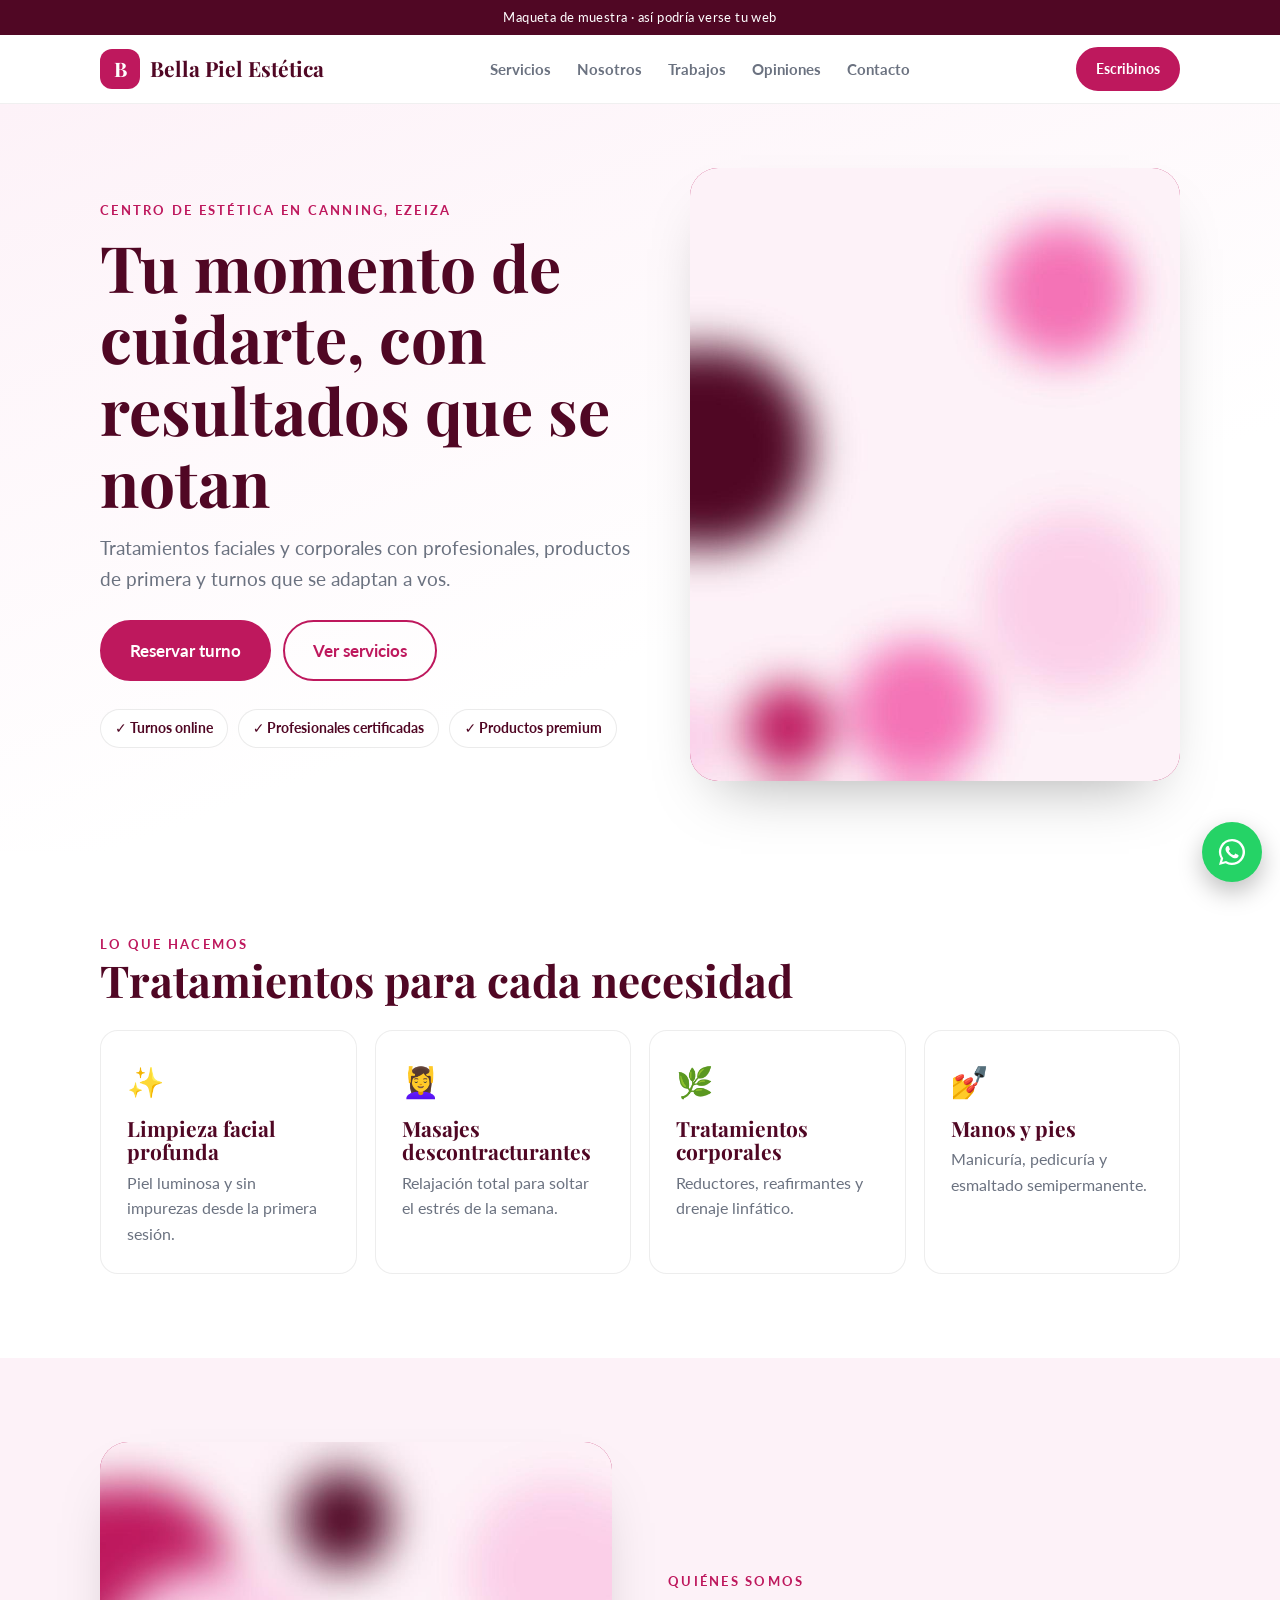
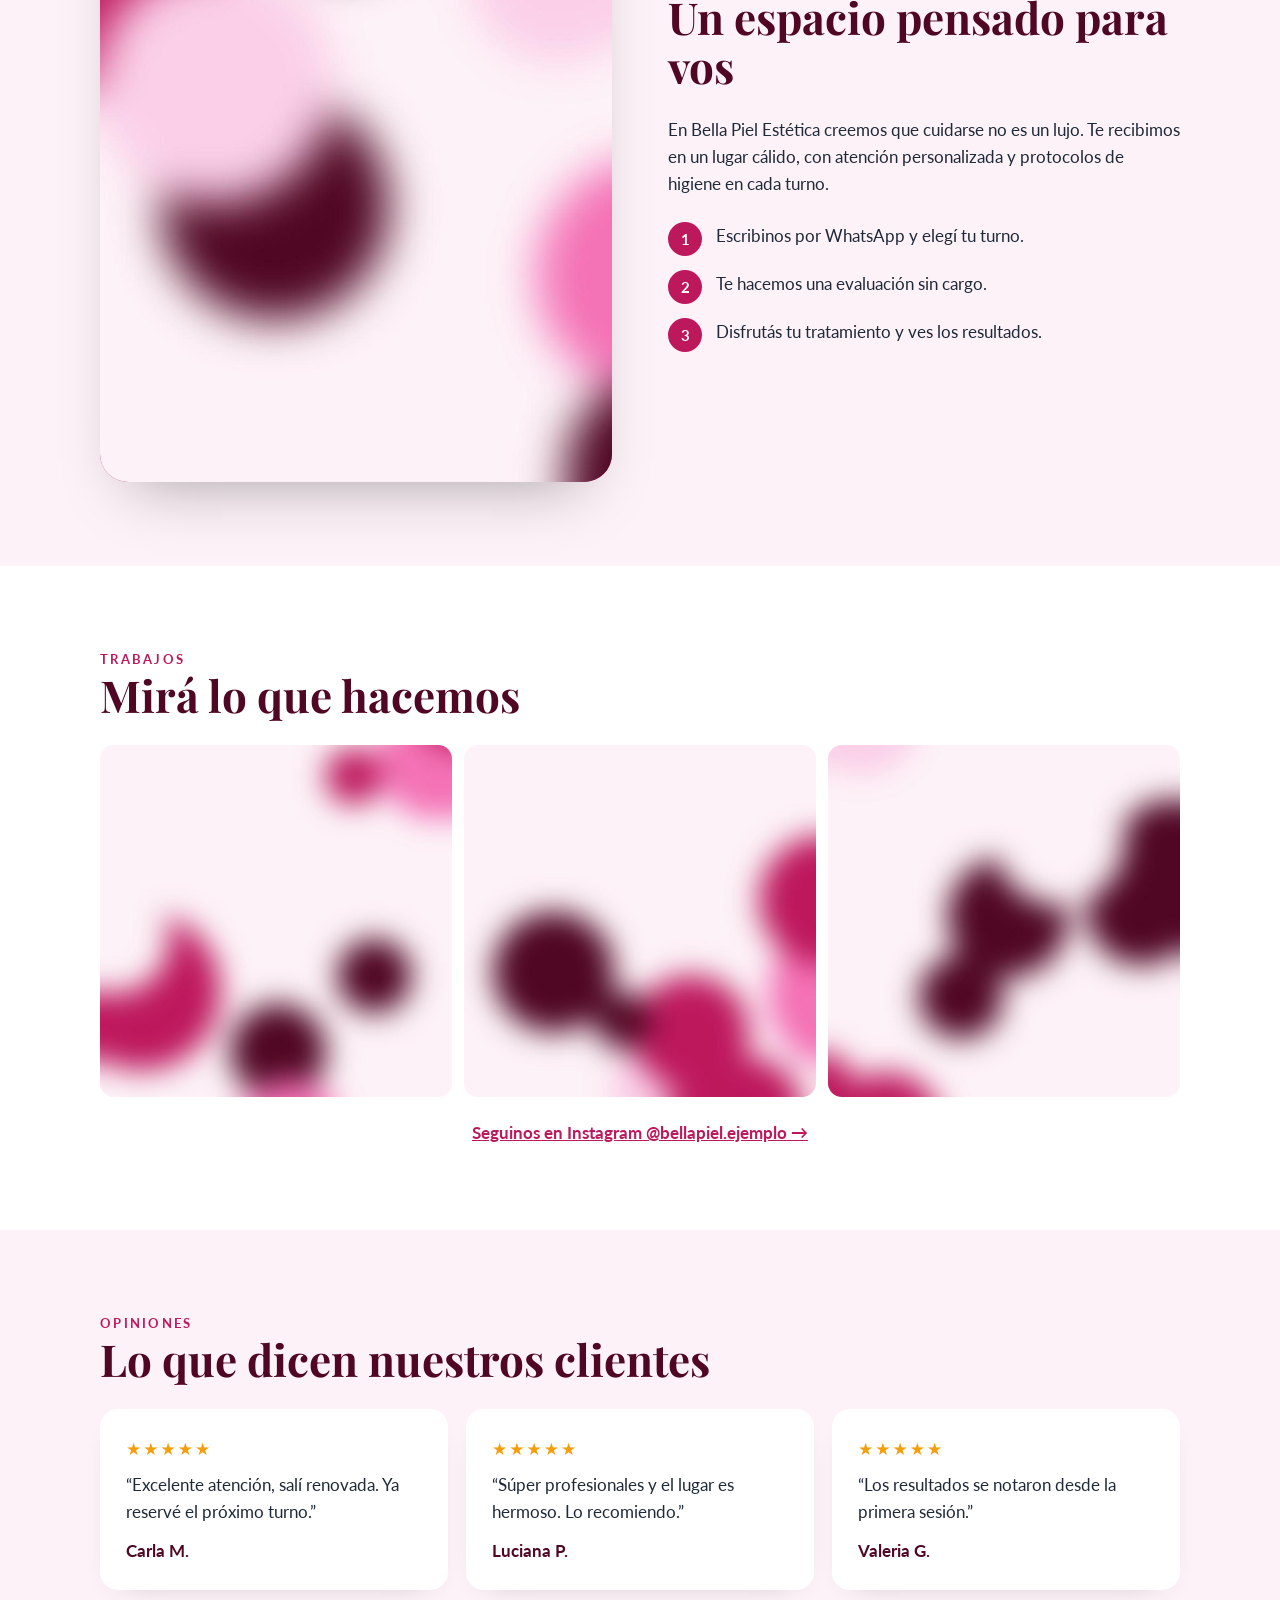
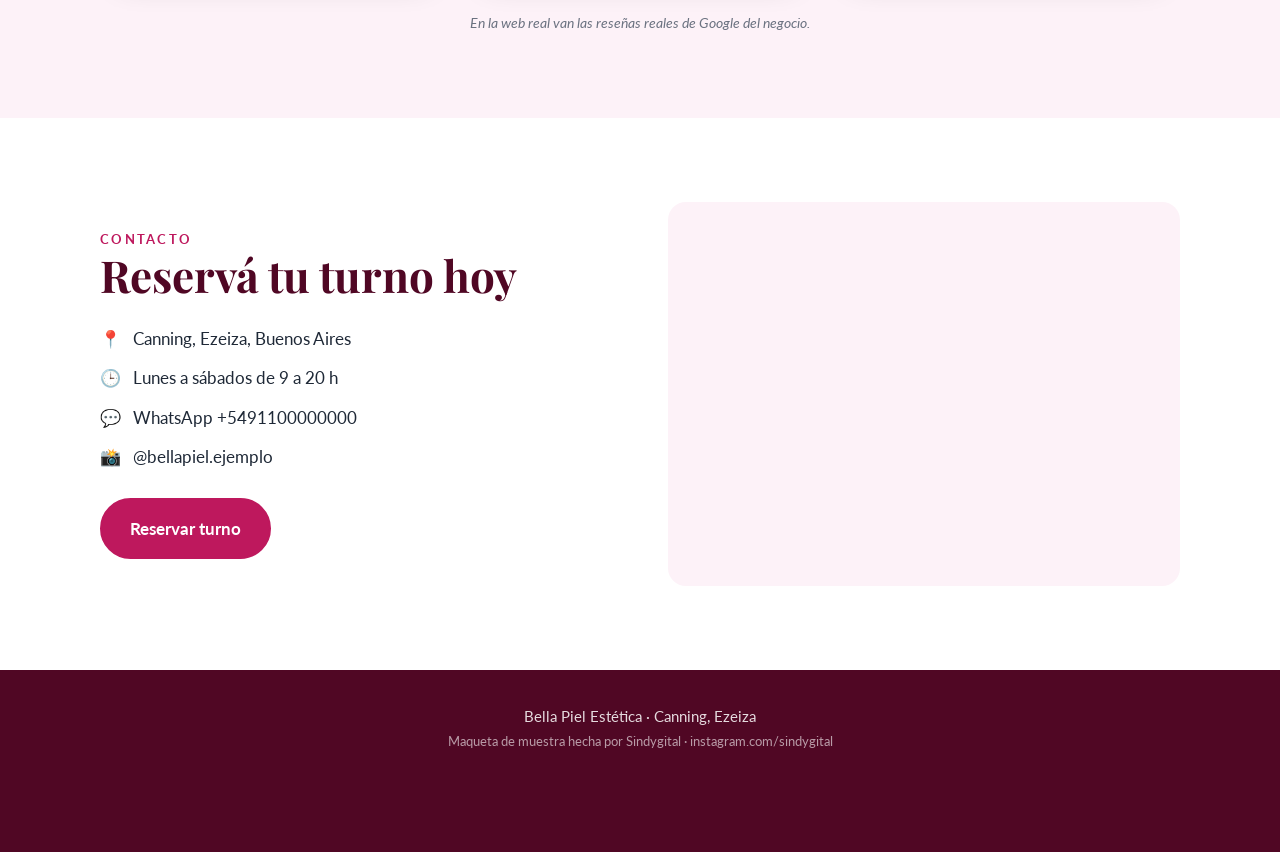
<file: ejemplo/index.html>
<!doctype html>
<html lang="es-AR">
<head>
<meta charset="utf-8">
<meta name="viewport" content="width=device-width, initial-scale=1">
<meta name="robots" content="noindex, nofollow">
<title>Maqueta</title>
<link rel="preconnect" href="https://fonts.googleapis.com">
<link rel="preconnect" href="https://fonts.gstatic.com" crossorigin>
<link id="fuentes" rel="stylesheet" href="">
<link rel="stylesheet" href="../plantilla/estilo.css">
</head>
<body>
<div class="aviso-maqueta">Maqueta de muestra · así podría verse tu web</div>

<header class="top">
  <div class="wrap top-in">
    <a href="#inicio" class="marca"><span class="logo-letra" id="logoLetra"></span><span id="marcaNombre"></span></a>
    <nav class="menu" id="menu">
      <a href="#servicios">Servicios</a><a href="#nosotros">Nosotros</a><a href="#galeria">Trabajos</a><a href="#opiniones">Opiniones</a><a href="#contacto">Contacto</a>
    </nav>
    <a class="btn btn-chico" id="ctaTop" target="_blank" rel="noopener">Escribinos</a>
  </div>
</header>

<main>
  <section class="hero" id="inicio">
    <div class="wrap hero-in">
      <div class="hero-txt">
        <p class="etiqueta" id="heroEtiqueta"></p>
        <h1 id="heroTitulo"></h1>
        <p class="bajada" id="heroBajada"></p>
        <div class="botones">
          <a class="btn" id="ctaHero" target="_blank" rel="noopener"></a>
          <a class="btn btn-borde" href="#servicios">Ver servicios</a>
        </div>
        <ul class="sellos" id="sellos"></ul>
      </div>
      <div class="hero-foto" id="heroFoto"></div>
    </div>
  </section>

  <section id="servicios" class="seccion">
    <div class="wrap">
      <p class="etiqueta">Lo que hacemos</p>
      <h2 id="serviciosTitulo"></h2>
      <div class="grilla-servicios" id="servicios-lista"></div>
    </div>
  </section>

  <section id="nosotros" class="seccion seccion-suave">
    <div class="wrap dos-col">
      <div class="nos-foto" id="nosFoto"></div>
      <div>
        <p class="etiqueta">Quiénes somos</p>
        <h2 id="nosTitulo"></h2>
        <p id="nosTexto"></p>
        <ul class="pasos" id="pasos"></ul>
      </div>
    </div>
  </section>

  <section id="galeria" class="seccion">
    <div class="wrap">
      <p class="etiqueta">Trabajos</p>
      <h2>Mirá lo que hacemos</h2>
      <div class="galeria" id="galeria-lista"></div>
      <p class="centro"><a class="link-ig" id="linkIg" target="_blank" rel="noopener"></a></p>
    </div>
  </section>

  <section id="opiniones" class="seccion seccion-suave">
    <div class="wrap">
      <p class="etiqueta">Opiniones</p>
      <h2>Lo que dicen nuestros clientes</h2>
      <div class="grilla-opiniones" id="opiniones-lista"></div>
      <p class="nota-maqueta">En la web real van las reseñas reales de Google del negocio.</p>
    </div>
  </section>

  <section id="contacto" class="seccion">
    <div class="wrap dos-col">
      <div>
        <p class="etiqueta">Contacto</p>
        <h2 id="contactoTitulo"></h2>
        <ul class="datos" id="datos"></ul>
        <a class="btn" id="ctaContacto" target="_blank" rel="noopener"></a>
      </div>
      <div class="mapa"><iframe id="mapa" loading="lazy" referrerpolicy="no-referrer-when-downgrade" title="Mapa"></iframe></div>
    </div>
  </section>
</main>

<footer class="pie">
  <div class="wrap"><span id="pieNombre"></span> · <span id="pieZona"></span><br><small>Maqueta de muestra hecha por Sindygital · instagram.com/sindygital</small></div>
</footer>

<a class="wa-flotante" id="waFlotante" target="_blank" rel="noopener" aria-label="WhatsApp">
  <svg viewBox="0 0 32 32"><path d="M16 3a13 13 0 0 0-11.2 19.6L3 29l6.6-1.7A13 13 0 1 0 16 3zm0 23.7a10.7 10.7 0 0 1-5.5-1.5l-.4-.2-3.9 1 1-3.8-.3-.4A10.7 10.7 0 1 1 16 26.7zm5.9-8c-.3-.2-1.9-.9-2.2-1s-.5-.2-.7.2-.8 1-1 1.2-.4.2-.7 0a8.8 8.8 0 0 1-4.4-3.8c-.3-.6.3-.5.9-1.7.1-.2 0-.4 0-.6l-1-2.4c-.3-.6-.5-.5-.7-.5h-.6a1.2 1.2 0 0 0-.9.4 3.6 3.6 0 0 0-1.1 2.7 6.3 6.3 0 0 0 1.3 3.3 14.4 14.4 0 0 0 5.5 4.9c2 .9 2.8.9 3.8.8a3.3 3.3 0 0 0 2.2-1.5 2.7 2.7 0 0 0 .2-1.5c-.1-.2-.3-.3-.6-.4z"/></svg>
</a>

<script src="config.js"></script>
<script src="../plantilla/rubros.js"></script>
<script src="../plantilla/motor.js"></script>
</body>
</html>
</file>
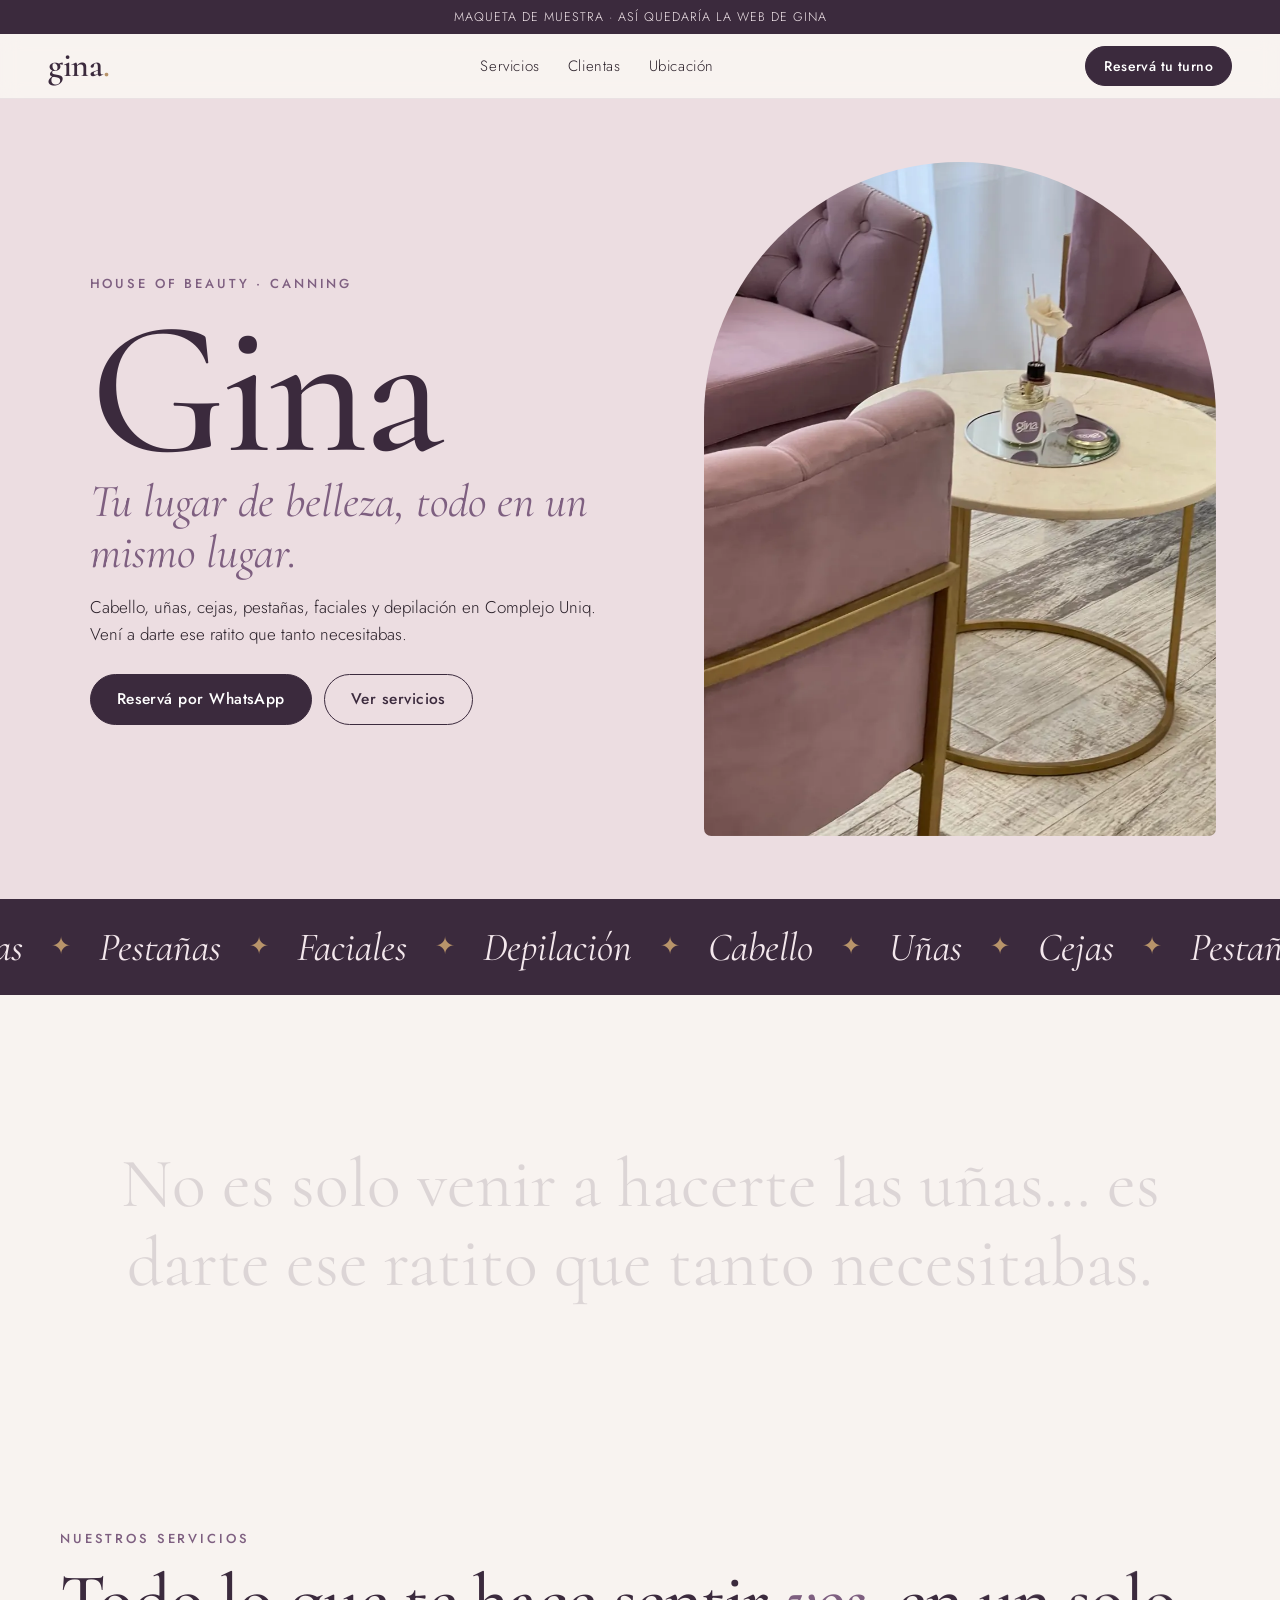
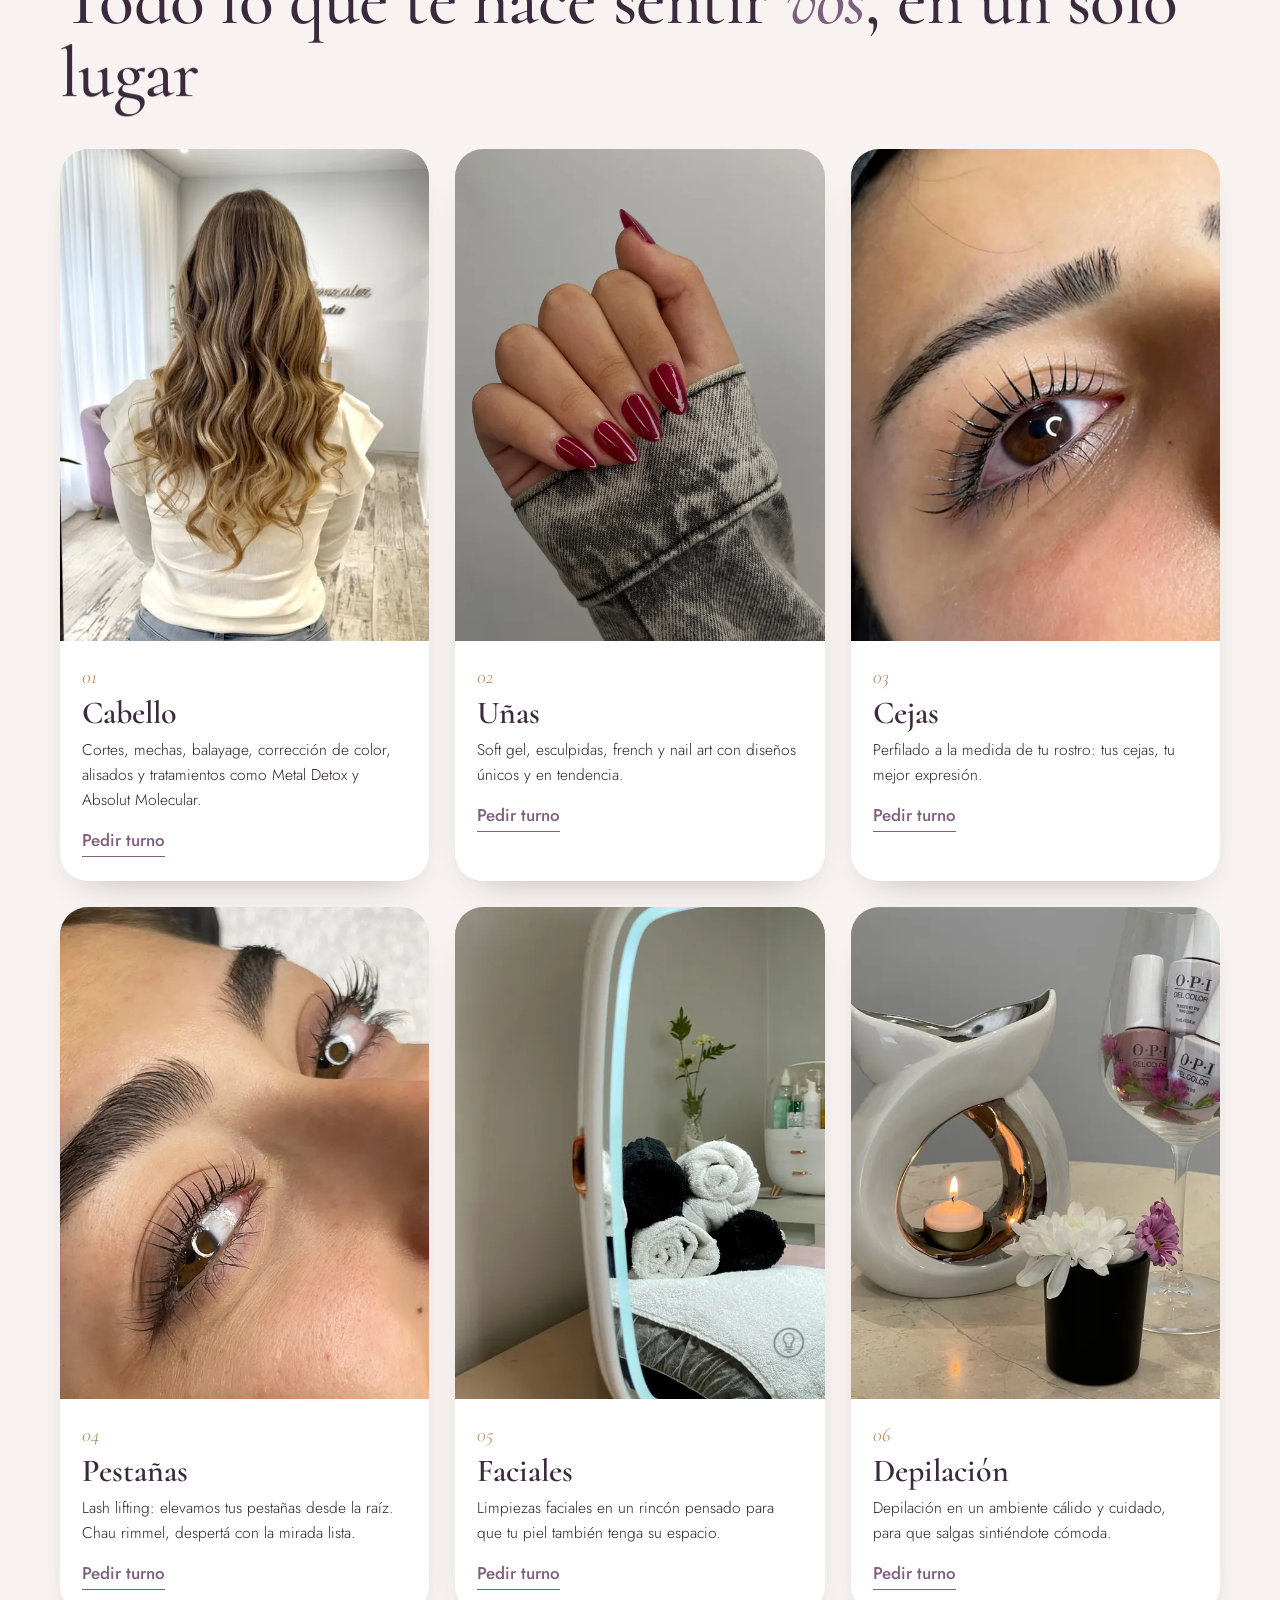
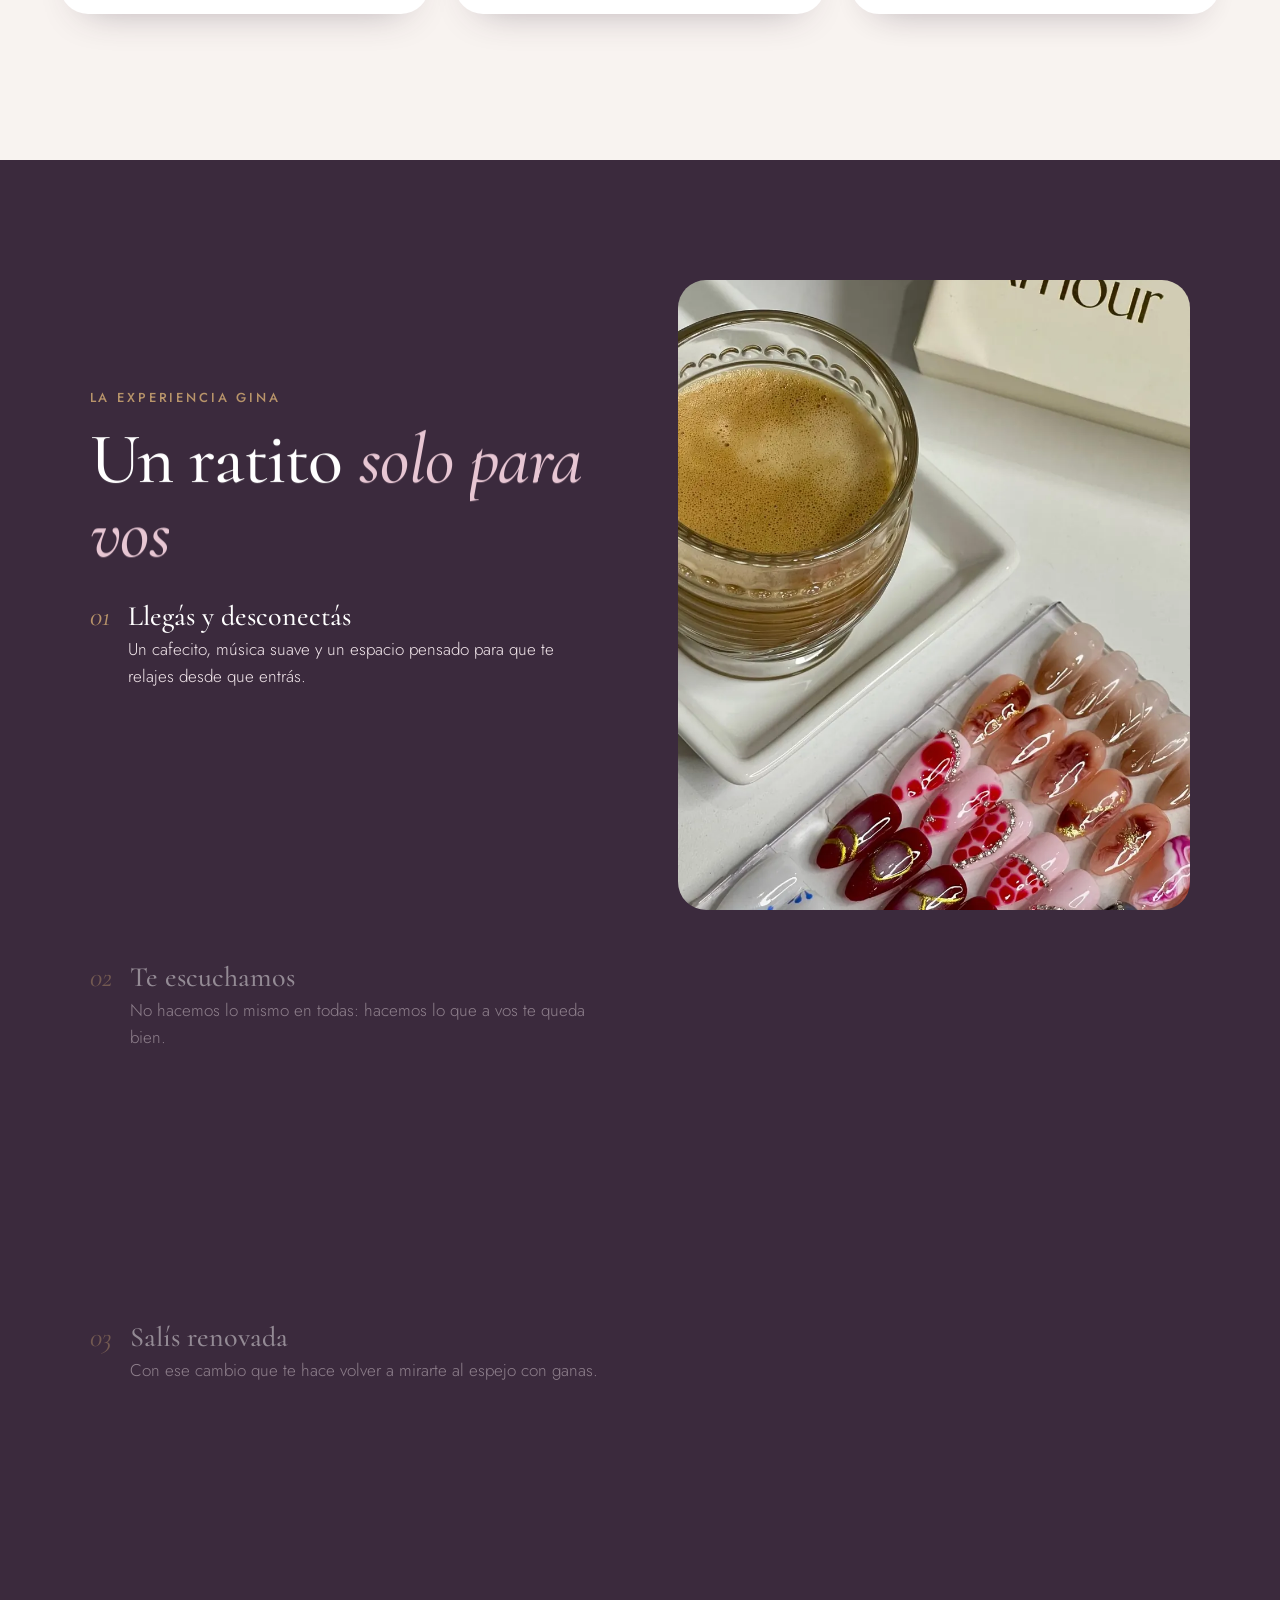
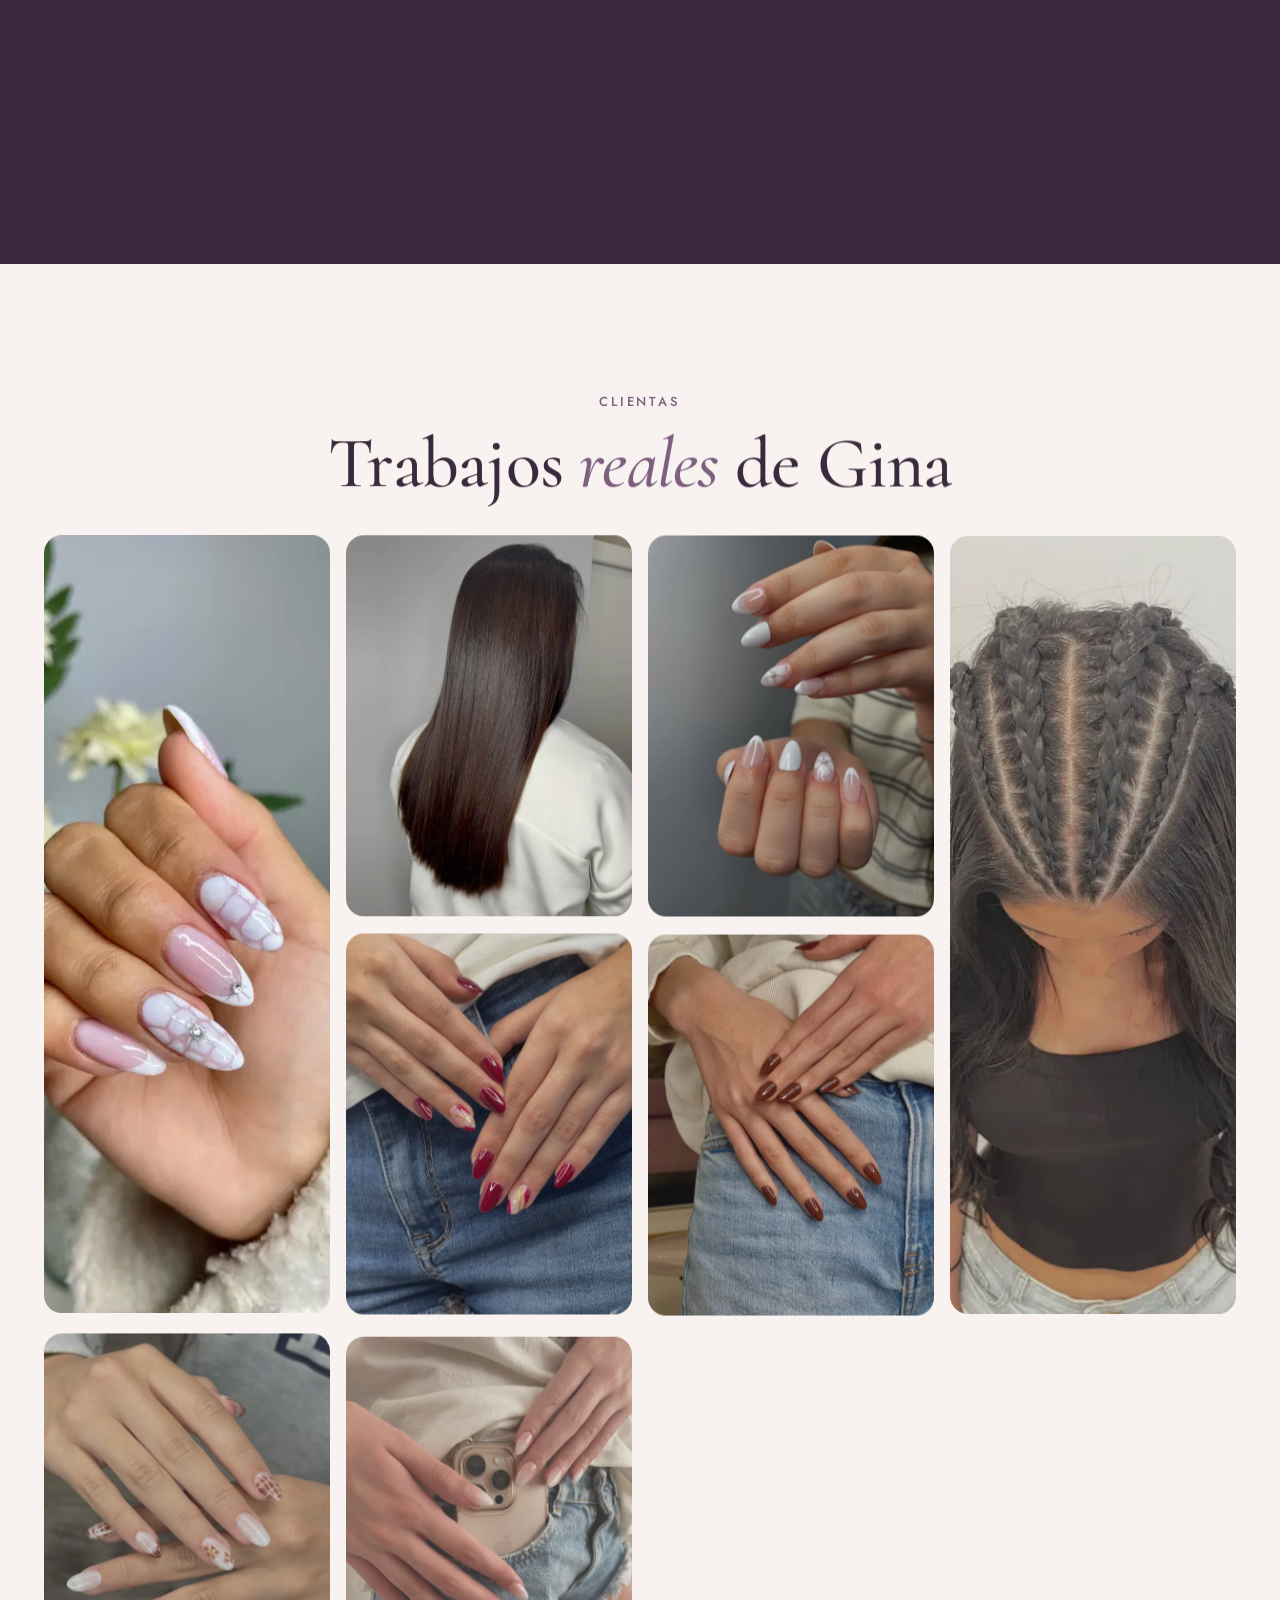
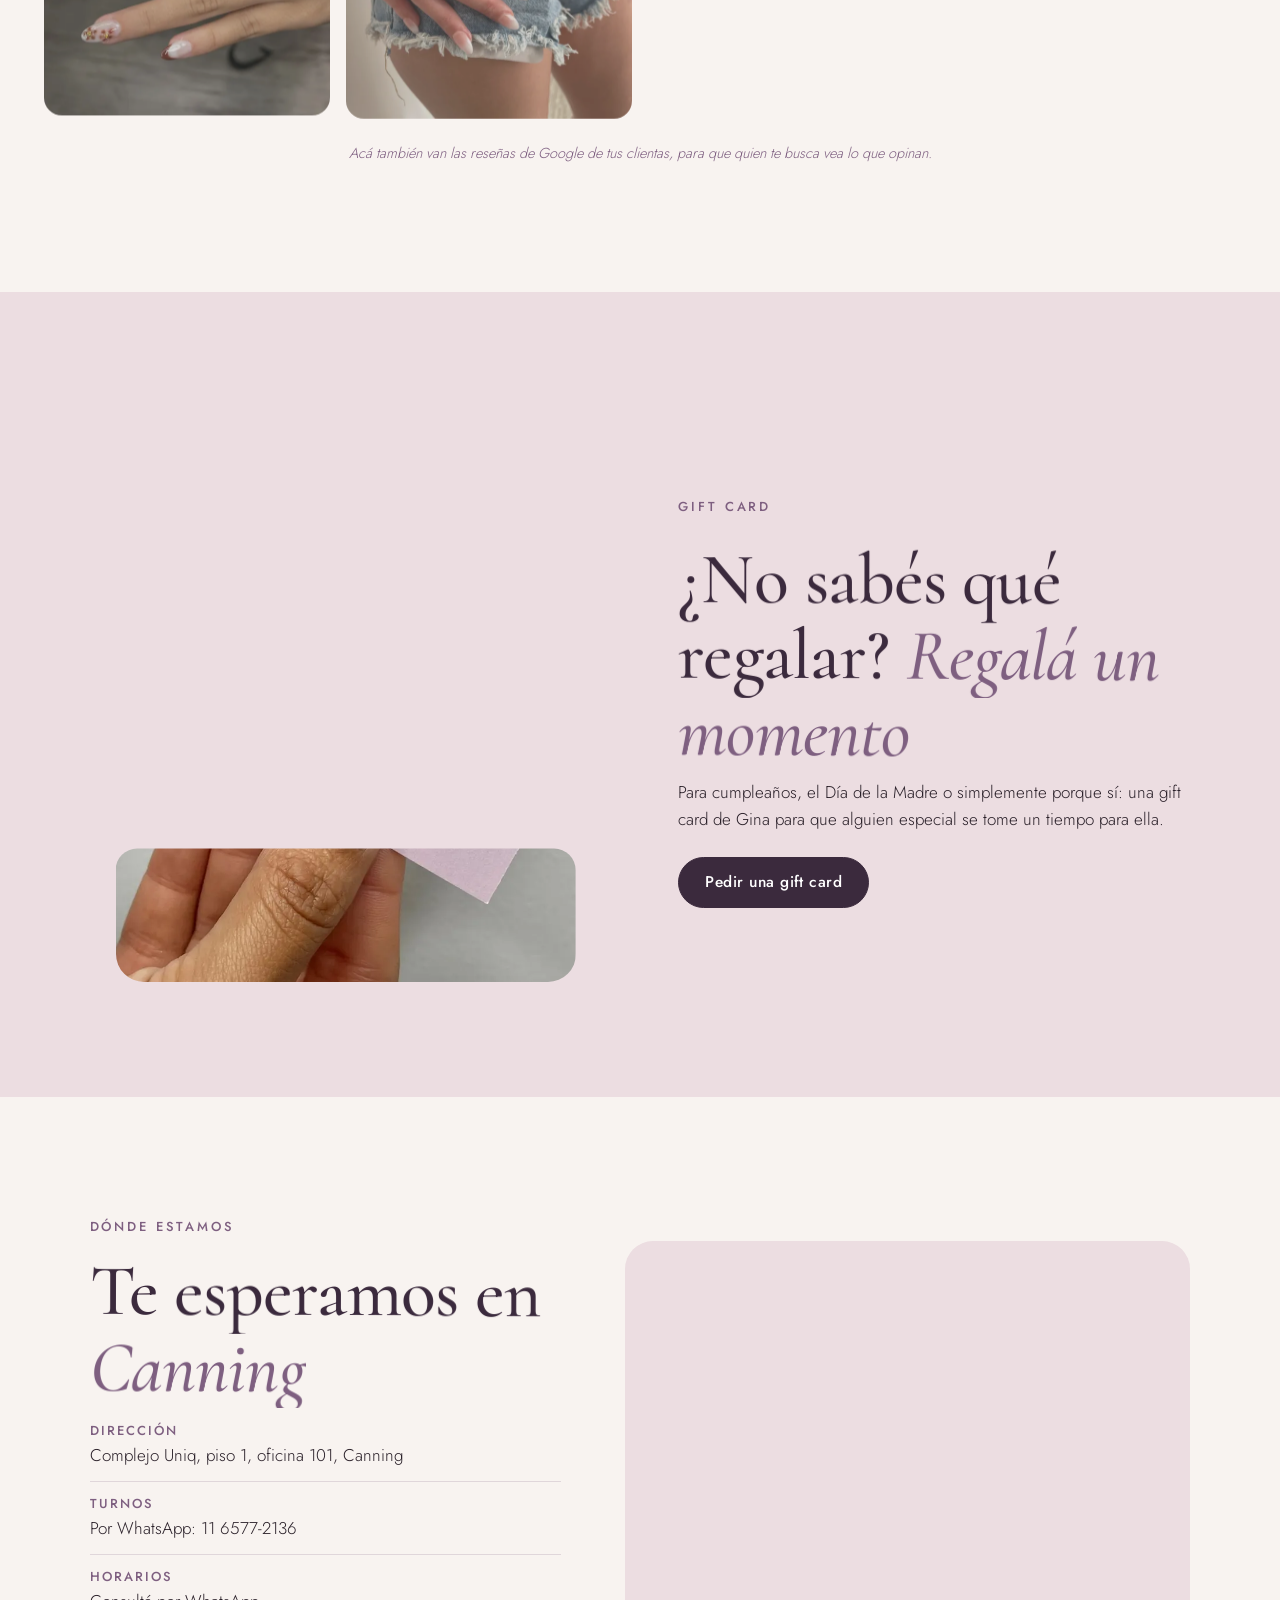
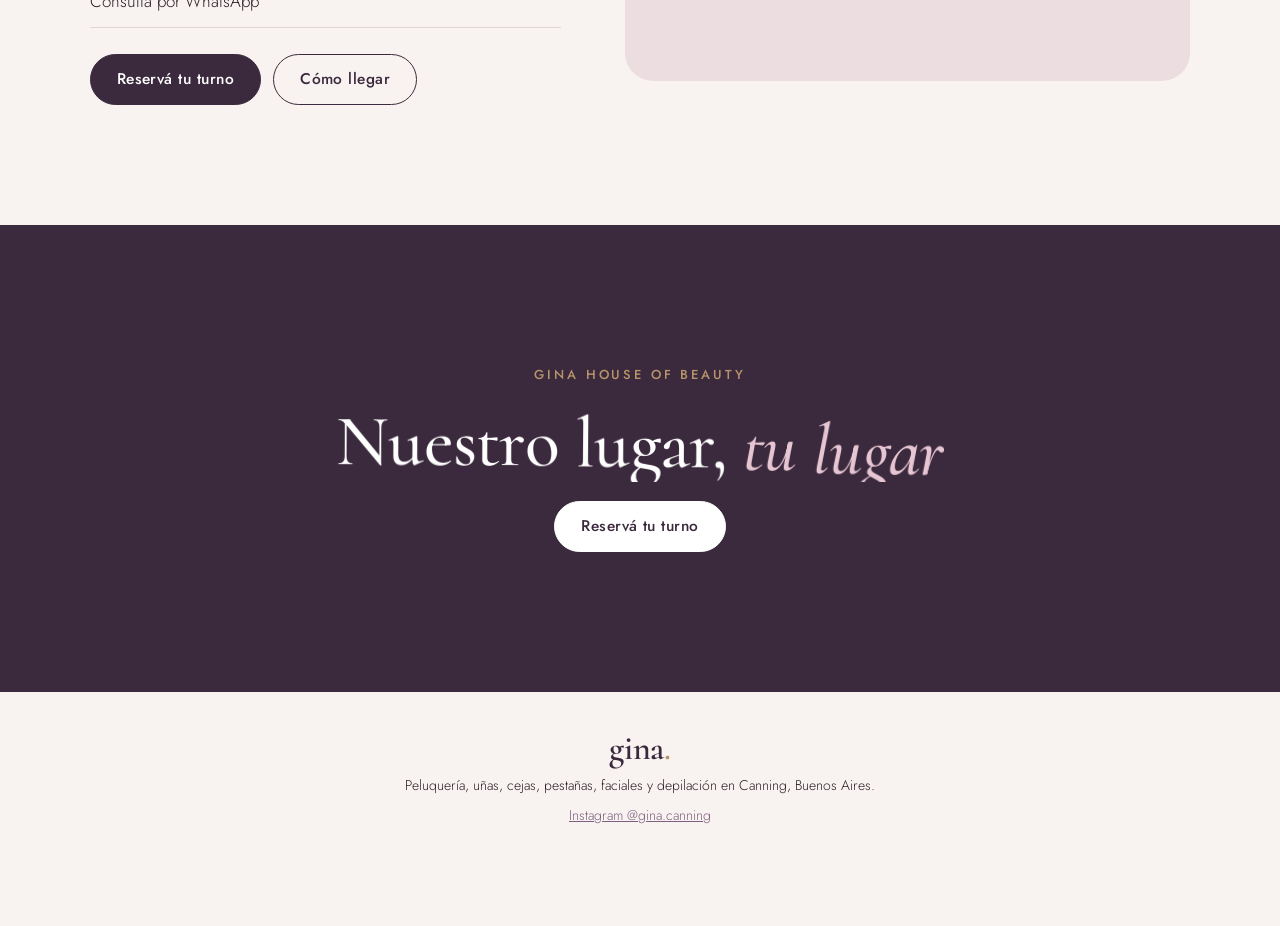
<file: gina/index.html>
<!doctype html>
<html lang="es-AR">
<head>
<meta charset="utf-8">
<meta name="viewport" content="width=device-width, initial-scale=1">
<title>Gina House of Beauty | Peluquería, uñas, cejas y pestañas en Canning</title>
<meta name="description" content="Salón de belleza en Canning: cabello, uñas, cejas, pestañas, faciales y depilación en Complejo Uniq. Reservá tu turno por WhatsApp.">
<meta name="robots" content="noindex">
<link rel="canonical" href="https://sindygital-web.github.io/maquetas/gina/">
<meta property="og:type" content="website">
<meta property="og:locale" content="es_AR">
<meta property="og:url" content="https://sindygital-web.github.io/maquetas/gina/">
<meta property="og:title" content="Gina House of Beauty | Tu lugar de belleza en Canning">
<meta property="og:description" content="Cabello, uñas, cejas, pestañas, faciales y depilación en Complejo Uniq, Canning. Reservá tu turno por WhatsApp.">
<meta property="og:image" content="https://sindygital-web.github.io/maquetas/gina/img/og.jpg">
<meta name="twitter:card" content="summary_large_image">
<meta name="theme-color" content="#3b2a3d">
<link rel="icon" href="img/favicon.svg" type="image/svg+xml">
<link rel="preload" href="fonts/cormorant.woff2" as="font" type="font/woff2" crossorigin>
<link rel="preload" as="image" href="img/hero-m.webp" media="(max-width: 899px)">
<link rel="preload" as="image" href="img/hero.webp" media="(min-width: 900px)">
<style>
@font-face{font-family:"Cormorant";src:url(fonts/cormorant.woff2) format("woff2");font-weight:400 700;font-style:normal;font-display:swap}
@font-face{font-family:"Cormorant";src:url(fonts/cormorant-italic.woff2) format("woff2");font-weight:400 700;font-style:italic;font-display:swap}
@font-face{font-family:"Jost";src:url(fonts/jost.woff2) format("woff2");font-weight:300 600;font-style:normal;font-display:swap}
</style>
<link rel="stylesheet" href="css/styles.css?v=3">
</head>
<body>
<a class="skip" href="#contenido">Saltar al contenido</a>
<div class="progress" aria-hidden="true"></div>
<div class="demo-bar">Maqueta de muestra · Así quedaría la web de Gina</div>

<header class="nav">
  <a class="logo" href="#top" aria-label="Gina House of Beauty, inicio">gina<span>.</span></a>
  <nav aria-label="Secciones">
    <a href="#servicios">Servicios</a>
    <a href="#clientas">Clientas</a>
    <a href="#ubicacion">Ubicación</a>
  </nav>
  <a class="btn btn-sm mag" href="https://wa.me/5491165772136?text=Hola%20Gina!%20Quiero%20reservar%20un%20turno%20%F0%9F%92%9C" target="_blank" rel="noopener">Reservá tu turno</a>
</header>

<main id="contenido">
<section class="hero" id="top">
  <div class="hero-bg" aria-hidden="true">
    <picture>
      <source media="(min-width: 900px)" srcset="img/hero.webp">
      <img src="img/hero-m.webp" alt="Sala de espera de Gina House of Beauty con sillones rosa viejo" fetchpriority="high" width="720" height="1280">
    </picture>
  </div>
  <div class="hero-txt">
    <p class="kicker hero-sub">House of Beauty · Canning</p>
    <h1 class="hero-name">Gina</h1>
    <p class="hero-h">Tu lugar de belleza, todo en un mismo lugar.</p>
    <p class="hero-sub lead">Cabello, uñas, cejas, pestañas, faciales y depilación en Complejo Uniq. Vení a darte ese ratito que tanto necesitabas.</p>
    <div class="hero-ctas">
      <a class="btn mag" href="https://wa.me/5491165772136?text=Hola%20Gina!%20Quiero%20reservar%20un%20turno%20%F0%9F%92%9C" target="_blank" rel="noopener">Reservá por WhatsApp</a>
      <a class="btn btn-ghost" href="#servicios">Ver servicios</a>
    </div>
  </div>
</section>
<script>
(function(){var h=document.querySelector('.hero-h'),n=document.querySelector('.hero-name'),k=0;
function w(e){[].slice.call(e.childNodes).forEach(function(c){if(c.nodeType===3){var f=document.createDocumentFragment();c.textContent.split(/(\s+)/).forEach(function(t){if(!t)return;if(/^\s+$/.test(t)){f.appendChild(document.createTextNode(' '));return}var o=document.createElement('span');o.className='sw';var i=document.createElement('span');i.textContent=t;i.style.setProperty('--i',k++);o.appendChild(i);f.appendChild(o)});c.replaceWith(f)}else if(c.nodeType===1)w(c)})}
if(h)w(h);if(n){var t=n.textContent;n.setAttribute('aria-label',t);n.textContent='';t.split('').forEach(function(c,i){var s=document.createElement('span');s.className='sc';s.setAttribute('aria-hidden','true');s.textContent=c;s.style.setProperty('--i',i);n.appendChild(s)})}
document.documentElement.classList.add('hero-go')})();
</script>

<div class="cinta" aria-hidden="true">
  <div class="cinta-t">
    <span>Cabello</span><i>✦</i><span>Uñas</span><i>✦</i><span>Cejas</span><i>✦</i><span>Pestañas</span><i>✦</i><span>Faciales</span><i>✦</i><span>Depilación</span><i>✦</i>
    <span>Cabello</span><i>✦</i><span>Uñas</span><i>✦</i><span>Cejas</span><i>✦</i><span>Pestañas</span><i>✦</i><span>Faciales</span><i>✦</i><span>Depilación</span><i>✦</i>
  </div>
</div>

<section class="frase-wrap">
  <p class="frase">No es solo venir a hacerte las uñas… es darte ese ratito que tanto necesitabas.</p>
</section>

<section class="servicios" id="servicios">
  <div class="sec-head">
    <p class="kicker">Nuestros servicios</p>
    <h2 class="h2s">Todo lo que te hace sentir <em>vos</em>, en un solo lugar</h2>
    <p class="hint">Deslizá para ver cada uno →</p>
  </div>
  <div class="cards">
    <article class="card rv">
      <div class="card-img"><img src="img/s-cabello.webp" alt="Mechas y balayage rubio luminoso hechos en Gina" loading="lazy" width="600" height="800"></div>
      <div class="card-txt"><span class="num">01</span><h3>Cabello</h3><p>Cortes, mechas, balayage, corrección de color, alisados y tratamientos como Metal Detox y Absolut Molecular.</p>
      <a class="lnk" href="https://wa.me/5491165772136?text=Hola%20Gina!%20Quiero%20un%20turno%20para%20cabello" target="_blank" rel="noopener">Pedir turno</a></div>
    </article>
    <article class="card rv">
      <div class="card-img"><img src="img/s-unas.webp" alt="Uñas esculpidas rojo borravino" loading="lazy" width="600" height="800"></div>
      <div class="card-txt"><span class="num">02</span><h3>Uñas</h3><p>Soft gel, esculpidas, french y nail art con diseños únicos y en tendencia.</p>
      <a class="lnk" href="https://wa.me/5491165772136?text=Hola%20Gina!%20Quiero%20un%20turno%20para%20u%C3%B1as" target="_blank" rel="noopener">Pedir turno</a></div>
    </article>
    <article class="card rv">
      <div class="card-img"><img src="img/s-cejas.webp" alt="Perfilado de cejas y lifting de pestañas" loading="lazy" width="600" height="800"></div>
      <div class="card-txt"><span class="num">03</span><h3>Cejas</h3><p>Perfilado a la medida de tu rostro: tus cejas, tu mejor expresión.</p>
      <a class="lnk" href="https://wa.me/5491165772136?text=Hola%20Gina!%20Quiero%20un%20turno%20para%20cejas" target="_blank" rel="noopener">Pedir turno</a></div>
    </article>
    <article class="card rv">
      <div class="card-img"><img src="img/s-pestanas.webp" alt="Lifting de pestañas naturales" loading="lazy" width="600" height="800"></div>
      <div class="card-txt"><span class="num">04</span><h3>Pestañas</h3><p>Lash lifting: elevamos tus pestañas desde la raíz. Chau rimmel, despertá con la mirada lista.</p>
      <a class="lnk" href="https://wa.me/5491165772136?text=Hola%20Gina!%20Quiero%20un%20turno%20para%20pesta%C3%B1as" target="_blank" rel="noopener">Pedir turno</a></div>
    </article>
    <article class="card rv">
      <div class="card-img"><img src="img/s-faciales.webp" alt="Rincón de limpieza facial de Gina" loading="lazy" width="600" height="800"></div>
      <div class="card-txt"><span class="num">05</span><h3>Faciales</h3><p>Limpiezas faciales en un rincón pensado para que tu piel también tenga su espacio.</p>
      <a class="lnk" href="https://wa.me/5491165772136?text=Hola%20Gina!%20Quiero%20un%20turno%20para%20facial" target="_blank" rel="noopener">Pedir turno</a></div>
    </article>
    <article class="card rv">
      <div class="card-img"><img src="img/s-depilacion.webp" alt="Ambiente de relax con velas y flores en Gina" loading="lazy" width="600" height="800"></div>
      <div class="card-txt"><span class="num">06</span><h3>Depilación</h3><p>Depilación en un ambiente cálido y cuidado, para que salgas sintiéndote cómoda.</p>
      <a class="lnk" href="https://wa.me/5491165772136?text=Hola%20Gina!%20Quiero%20un%20turno%20para%20depilaci%C3%B3n" target="_blank" rel="noopener">Pedir turno</a></div>
    </article>
  </div>
</section>

<section class="ritual">
  <div class="ritual-txt">
    <p class="kicker">La experiencia Gina</p>
    <h2 class="h2s">Un ratito <em>solo para vos</em></h2>
    <ol class="pasos">
      <li class="paso is-on" data-i="0"><span>01</span><div><h3>Llegás y desconectás</h3><p>Un cafecito, música suave y un espacio pensado para que te relajes desde que entrás.</p></div></li>
      <li class="paso" data-i="1"><span>02</span><div><h3>Te escuchamos</h3><p>No hacemos lo mismo en todas: hacemos lo que a vos te queda bien.</p></div></li>
      <li class="paso" data-i="2"><span>03</span><div><h3>Salís renovada</h3><p>Con ese cambio que te hace volver a mirarte al espejo con ganas.</p></div></li>
    </ol>
  </div>
  <div class="ritual-fotos" aria-hidden="true">
    <img class="rf is-on" src="img/x-1.webp" alt="" loading="lazy" width="900" height="1200">
    <img class="rf" src="img/x-2.webp" alt="" loading="lazy" width="900" height="1200">
    <img class="rf" src="img/x-3.webp" alt="" loading="lazy" width="900" height="1200">
  </div>
</section>

<section class="clientas" id="clientas">
  <div class="sec-head center">
    <p class="kicker">Clientas</p>
    <h2 class="h2s">Trabajos <em>reales</em> de Gina</h2>
  </div>
  <div class="galeria">
    <figure class="g rv tall"><img src="img/g-20.webp" alt="Uñas almendra con diseño marmolado" loading="lazy" width="600" height="800"></figure>
    <figure class="g rv"><img src="img/g-21.webp" alt="Cabello largo lacio y brillante" loading="lazy" width="600" height="800"></figure>
    <figure class="g rv"><img src="img/g-04.webp" alt="Uñas french blancas con detalles" loading="lazy" width="600" height="800"></figure>
    <figure class="g rv tall"><img src="img/g-03.webp" alt="Peinado con trenzas" loading="lazy" width="600" height="800"></figure>
    <figure class="g rv"><img src="img/g-06.webp" alt="Uñas rojas con nail art" loading="lazy" width="600" height="800"></figure>
    <figure class="g rv"><img src="img/g-12.webp" alt="Uñas color chocolate" loading="lazy" width="600" height="800"></figure>
    <figure class="g rv tall"><img src="img/g-22.webp" alt="Uñas nude con diseño" loading="lazy" width="600" height="800"></figure>
    <figure class="g rv"><img src="img/g-01.webp" alt="Uñas nude largas" loading="lazy" width="600" height="800"></figure>
  </div>
  <p class="nota">Acá también van las reseñas de Google de tus clientas, para que quien te busca vea lo que opinan.</p>
</section>

<section class="gift">
  <div class="gift-foto foto-rev"><img src="img/gift.webp" alt="Gift card de Gina House of Beauty" loading="lazy" width="800" height="1000"></div>
  <div class="gift-txt">
    <p class="kicker">Gift card</p>
    <h2 class="h2s">¿No sabés qué regalar? <em>Regalá un momento</em></h2>
    <p>Para cumpleaños, el Día de la Madre o simplemente porque sí: una gift card de Gina para que alguien especial se tome un tiempo para ella.</p>
    <a class="btn mag" href="https://wa.me/5491165772136?text=Hola%20Gina!%20Quiero%20una%20gift%20card%20%F0%9F%8E%81" target="_blank" rel="noopener">Pedir una gift card</a>
  </div>
</section>

<section class="ubicacion" id="ubicacion">
  <div class="ub-txt">
    <p class="kicker">Dónde estamos</p>
    <h2 class="h2s">Te esperamos en <em>Canning</em></h2>
    <ul class="datos">
      <li><strong>Dirección</strong>Complejo Uniq, piso 1, oficina 101, Canning</li>
      <li><strong>Turnos</strong>Por WhatsApp: 11 6577-2136</li>
      <li><strong>Horarios</strong>Consultá por WhatsApp</li>
    </ul>
    <div class="hero-ctas">
      <a class="btn mag" href="https://wa.me/5491165772136?text=Hola%20Gina!%20Quiero%20reservar%20un%20turno%20%F0%9F%92%9C" target="_blank" rel="noopener">Reservá tu turno</a>
      <a class="btn btn-ghost dark" href="https://www.google.com/maps/search/?api=1&query=Complejo+Uniq+Canning" target="_blank" rel="noopener">Cómo llegar</a>
    </div>
  </div>
  <div class="mapa">
    <iframe title="Mapa: Complejo Uniq, Canning" src="https://www.google.com/maps?q=Complejo+Uniq+Canning&output=embed" loading="lazy" referrerpolicy="no-referrer-when-downgrade"></iframe>
  </div>
</section>

<section class="cierre">
  <p class="kicker">Gina House of Beauty</p>
  <h2 class="h2s">Nuestro lugar, <em>tu lugar</em></h2>
  <a class="btn mag" href="https://wa.me/5491165772136?text=Hola%20Gina!%20Quiero%20reservar%20un%20turno%20%F0%9F%92%9C" target="_blank" rel="noopener">Reservá tu turno</a>
</section>
</main>

<footer class="pie">
  <span class="logo">gina<span>.</span></span>
  <p>Peluquería, uñas, cejas, pestañas, faciales y depilación en Canning, Buenos Aires.</p>
  <a href="https://www.instagram.com/gina.canning/" target="_blank" rel="noopener">Instagram @gina.canning</a>
</footer>

<a class="float-wa" href="https://wa.me/5491165772136?text=Hola%20Gina!%20Quiero%20reservar%20un%20turno%20%F0%9F%92%9C" target="_blank" rel="noopener" aria-label="Reservar turno por WhatsApp">
  <svg viewBox="0 0 24 24" width="28" height="28" aria-hidden="true"><path fill="currentColor" d="M12 2a10 10 0 0 0-8.6 15.1L2 22l5-1.3A10 10 0 1 0 12 2Zm0 18.2a8.2 8.2 0 0 1-4.2-1.1l-.3-.2-3 .8.8-2.9-.2-.3A8.2 8.2 0 1 1 12 20.2Zm4.5-6.1c-.2-.1-1.5-.7-1.7-.8-.2-.1-.4-.1-.6.1l-.8 1c-.1.2-.3.2-.5.1a6.7 6.7 0 0 1-3.3-2.9c-.3-.4.2-.4.7-1.4.1-.2 0-.3 0-.4l-.8-1.8c-.2-.5-.4-.4-.6-.4h-.5a1 1 0 0 0-.7.3 3 3 0 0 0-.9 2.2c0 1.3.9 2.5 1 2.7.1.2 1.8 2.8 4.4 3.9 1.6.7 2.3.8 3.1.6.5-.1 1.5-.6 1.7-1.2.2-.6.2-1.1.2-1.2-.1-.1-.3-.2-.5-.3Z"/></svg>
</a>

<script type="application/ld+json">
{"@context":"https://schema.org","@type":"BeautySalon",
 "name":"Gina House of Beauty","url":"https://sindygital-web.github.io/maquetas/gina/","image":"https://sindygital-web.github.io/maquetas/gina/img/og.jpg",
 "telephone":"+54 9 11 6577-2136",
 "address":{"@type":"PostalAddress","streetAddress":"Complejo Uniq, piso 1, oficina 101","addressLocality":"Canning","addressRegion":"Buenos Aires","addressCountry":"AR"},
 "areaServed":["Canning","Ezeiza","Esteban Echeverría","San Vicente"],
 "knowsAbout":["peluquería","uñas","cejas","pestañas","limpieza facial","depilación"],
 "sameAs":["https://www.instagram.com/gina.canning/"]}
</script>
<script src="js/vendor/gsap.min.js" defer></script>
<script src="js/vendor/ScrollTrigger.min.js" defer></script>
<script src="js/vendor/lenis.min.js" defer></script>
<script src="js/main.js?v=1" defer></script>
</body>
</html>
</file>
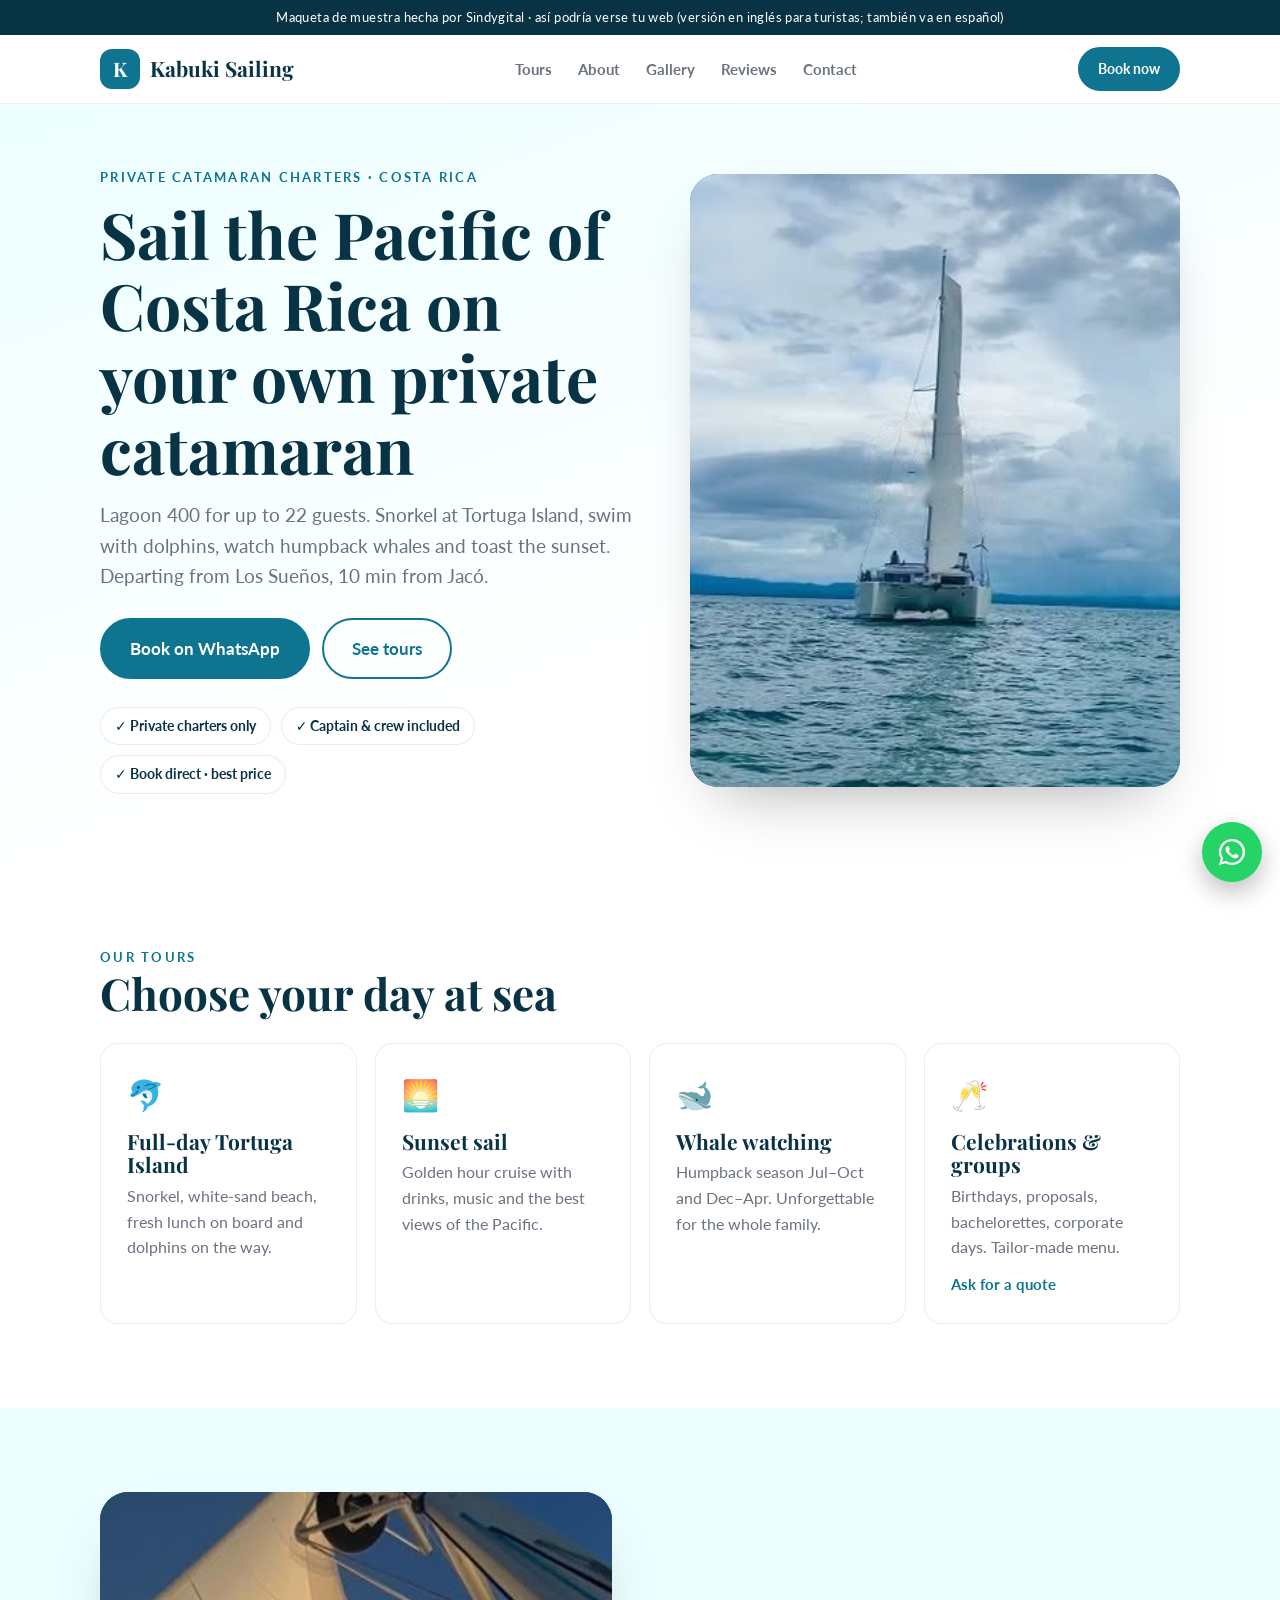
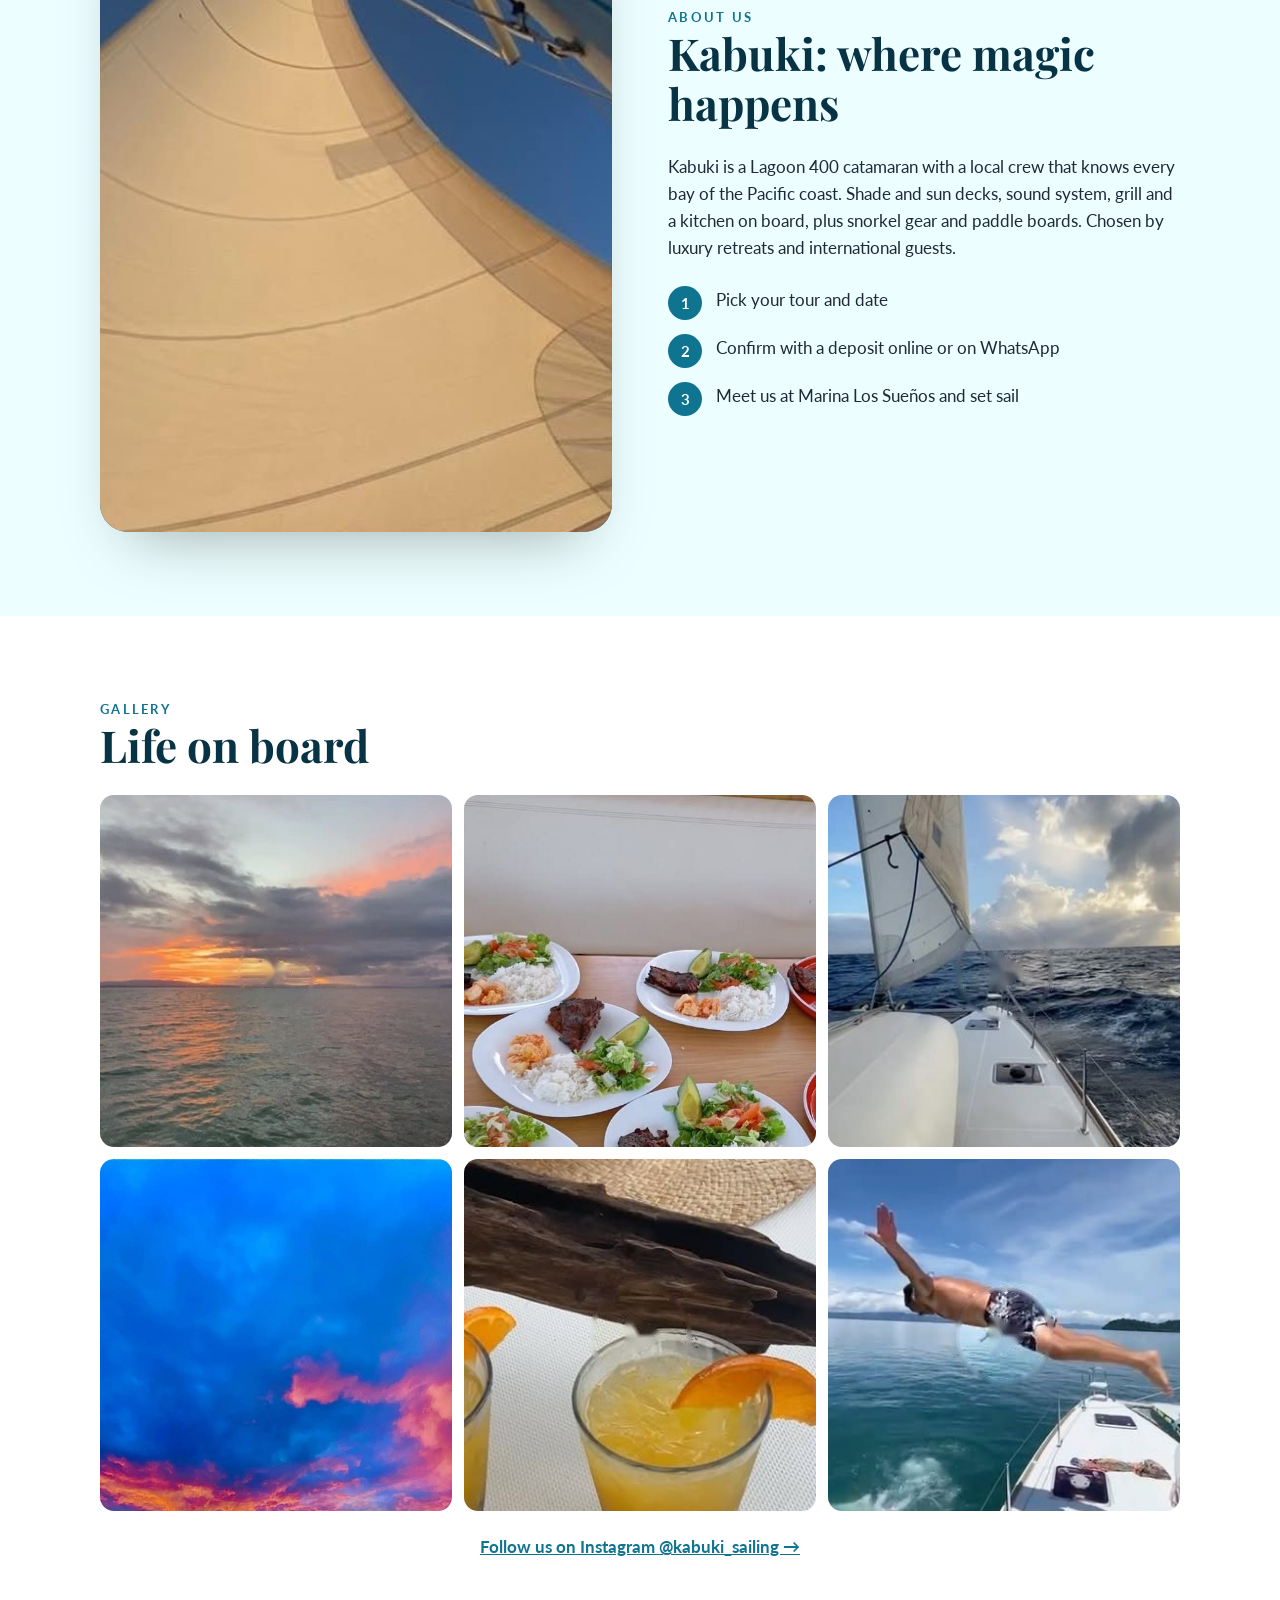
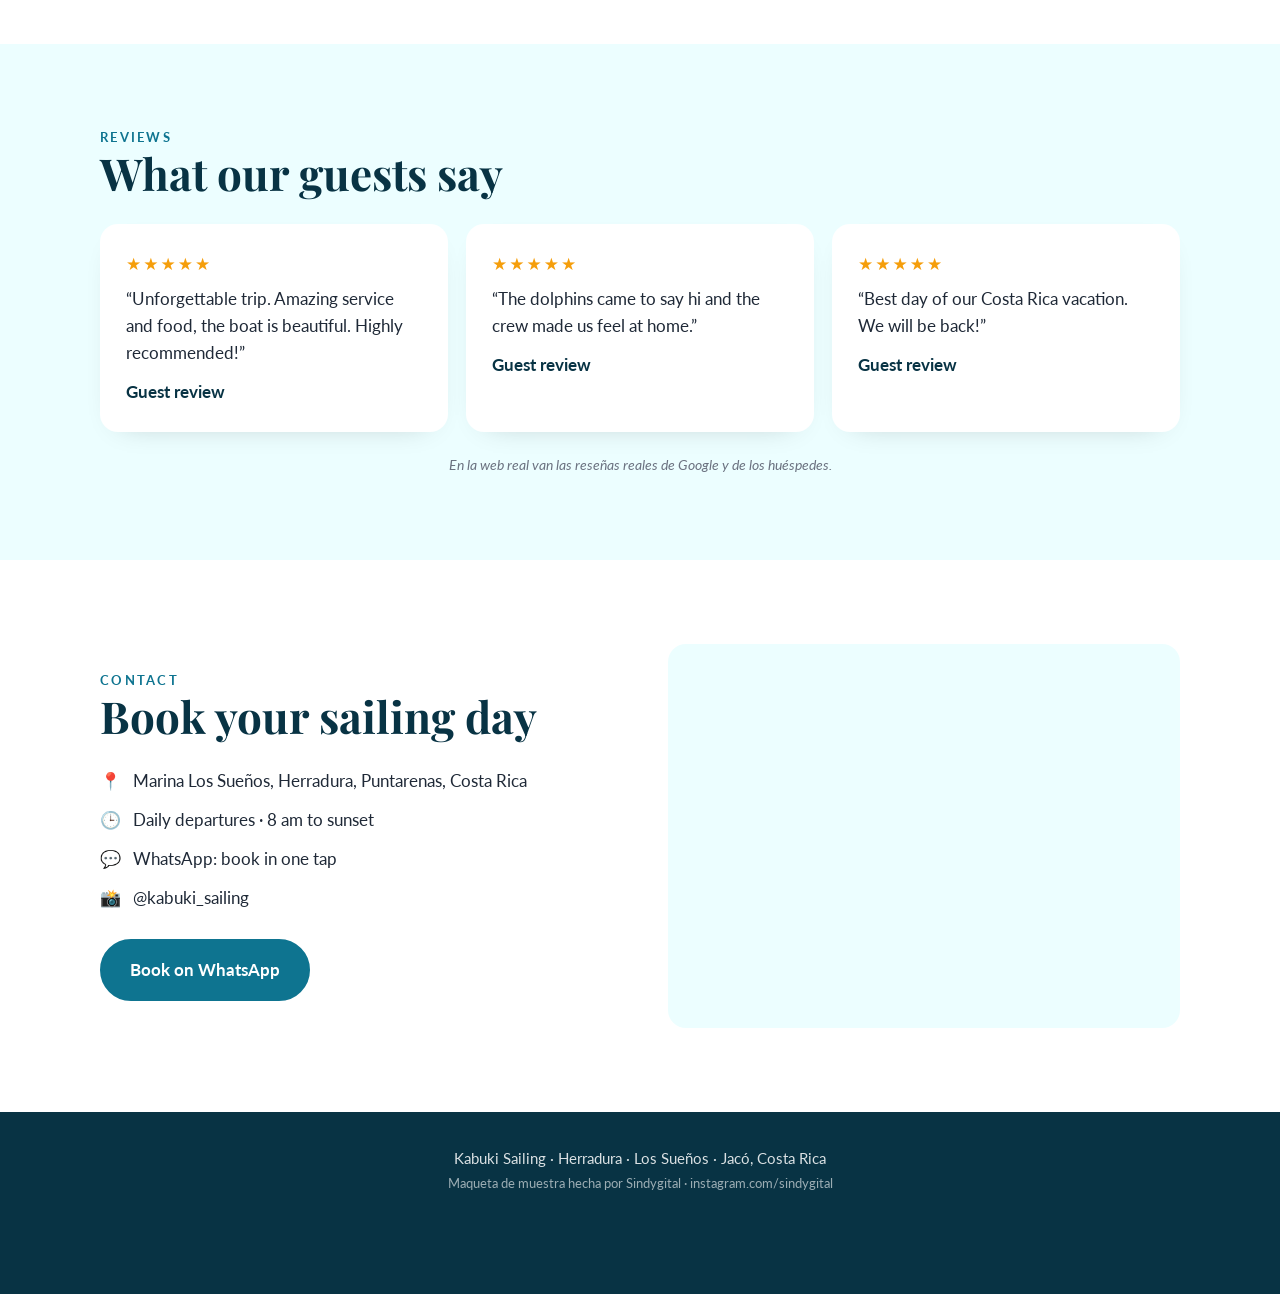
<file: kabuki-sailing/index.html>
<!doctype html>
<html lang="en">
<head>
<meta charset="utf-8">
<meta name="viewport" content="width=device-width, initial-scale=1">
<meta name="robots" content="noindex, nofollow">
<title>Maqueta</title>
<link rel="preconnect" href="https://fonts.googleapis.com">
<link rel="preconnect" href="https://fonts.gstatic.com" crossorigin>
<link id="fuentes" rel="stylesheet" href="">
<link rel="stylesheet" href="../plantilla/estilo.css">
</head>
<body>
<div class="aviso-maqueta">Maqueta de muestra hecha por Sindygital · así podría verse tu web (versión en inglés para turistas; también va en español)</div>

<header class="top">
  <div class="wrap top-in">
    <a href="#inicio" class="marca"><span class="logo-letra" id="logoLetra"></span><span id="marcaNombre"></span></a>
    <nav class="menu" id="menu">
      <a href="#servicios">Tours</a><a href="#nosotros">About</a><a href="#galeria">Gallery</a><a href="#opiniones">Reviews</a><a href="#contacto">Contact</a>
    </nav>
    <a class="btn btn-chico" id="ctaTop" target="_blank" rel="noopener">Book now</a>
  </div>
</header>

<main>
  <section class="hero" id="inicio">
    <div class="wrap hero-in">
      <div class="hero-txt">
        <p class="etiqueta" id="heroEtiqueta"></p>
        <h1 id="heroTitulo"></h1>
        <p class="bajada" id="heroBajada"></p>
        <div class="botones">
          <a class="btn" id="ctaHero" target="_blank" rel="noopener"></a>
          <a class="btn btn-borde" href="#servicios">See tours</a>
        </div>
        <ul class="sellos" id="sellos"></ul>
      </div>
      <div class="hero-foto" id="heroFoto"></div>
    </div>
  </section>

  <section id="servicios" class="seccion">
    <div class="wrap">
      <p class="etiqueta">Our tours</p>
      <h2 id="serviciosTitulo"></h2>
      <div class="grilla-servicios" id="servicios-lista"></div>
    </div>
  </section>

  <section id="nosotros" class="seccion seccion-suave">
    <div class="wrap dos-col">
      <div class="nos-foto" id="nosFoto"></div>
      <div>
        <p class="etiqueta">About us</p>
        <h2 id="nosTitulo"></h2>
        <p id="nosTexto"></p>
        <ul class="pasos" id="pasos"></ul>
      </div>
    </div>
  </section>

  <section id="galeria" class="seccion">
    <div class="wrap">
      <p class="etiqueta">Gallery</p>
      <h2>Life on board</h2>
      <div class="galeria" id="galeria-lista"></div>
      <p class="centro"><a class="link-ig" id="linkIg" target="_blank" rel="noopener"></a></p>
    </div>
  </section>

  <section id="opiniones" class="seccion seccion-suave">
    <div class="wrap">
      <p class="etiqueta">Reviews</p>
      <h2>What our guests say</h2>
      <div class="grilla-opiniones" id="opiniones-lista"></div>
      <p class="nota-maqueta">En la web real van las reseñas reales de Google y de los huéspedes.</p>
    </div>
  </section>

  <section id="contacto" class="seccion">
    <div class="wrap dos-col">
      <div>
        <p class="etiqueta">Contact</p>
        <h2 id="contactoTitulo"></h2>
        <ul class="datos" id="datos"></ul>
        <a class="btn" id="ctaContacto" target="_blank" rel="noopener"></a>
      </div>
      <div class="mapa"><iframe id="mapa" loading="lazy" referrerpolicy="no-referrer-when-downgrade" title="Mapa"></iframe></div>
    </div>
  </section>
</main>

<footer class="pie">
  <div class="wrap"><span id="pieNombre"></span> · <span id="pieZona"></span><br><small>Maqueta de muestra hecha por Sindygital · instagram.com/sindygital</small></div>
</footer>

<a class="wa-flotante" id="waFlotante" target="_blank" rel="noopener" aria-label="WhatsApp">
  <svg viewBox="0 0 32 32"><path d="M16 3a13 13 0 0 0-11.2 19.6L3 29l6.6-1.7A13 13 0 1 0 16 3zm0 23.7a10.7 10.7 0 0 1-5.5-1.5l-.4-.2-3.9 1 1-3.8-.3-.4A10.7 10.7 0 1 1 16 26.7zm5.9-8c-.3-.2-1.9-.9-2.2-1s-.5-.2-.7.2-.8 1-1 1.2-.4.2-.7 0a8.8 8.8 0 0 1-4.4-3.8c-.3-.6.3-.5.9-1.7.1-.2 0-.4 0-.6l-1-2.4c-.3-.6-.5-.5-.7-.5h-.6a1.2 1.2 0 0 0-.9.4 3.6 3.6 0 0 0-1.1 2.7 6.3 6.3 0 0 0 1.3 3.3 14.4 14.4 0 0 0 5.5 4.9c2 .9 2.8.9 3.8.8a3.3 3.3 0 0 0 2.2-1.5 2.7 2.7 0 0 0 .2-1.5c-.1-.2-.3-.3-.6-.4z"/></svg>
</a>

<script src="config.js"></script>
<script src="../plantilla/rubros.js"></script>
<script src="../plantilla/motor.js"></script>
<script>
(function(){var w='https://wa.me/message/5TLBQJOIBZWGA1';['ctaTop','ctaHero','ctaContacto','waFlotante'].forEach(function(id){var e=document.getElementById(id);if(e)e.href=w;});
var l=document.getElementById('linkIg');if(l)l.textContent='Follow us on Instagram @kabuki_sailing →';
document.querySelectorAll('#datos li').forEach(function(li){if(/WhatsApp/.test(li.textContent))li.lastChild.textContent='WhatsApp: book in one tap';});})();
</script>
</body>
</html>
</file>
<file: plantilla/estilo.css>
:root{--c1:#0f766e;--c2:#134e4a;--suave:#f0fdfa;--txt:#1f2937;--gris:#6b7280;--radio:18px;--tit:'Playfair Display',serif;--cuerpo:'Lato',system-ui,sans-serif}
*{box-sizing:border-box;margin:0;padding:0}
html{scroll-behavior:smooth}
body{font-family:var(--cuerpo);color:var(--txt);background:#fff;line-height:1.6;font-size:17px}
img{max-width:100%;display:block}
a{color:inherit}
.wrap{max-width:1120px;margin:0 auto;padding:0 20px}
h1,h2,h3{font-family:var(--tit);line-height:1.12;color:var(--c2)}
h1{font-size:clamp(36px,6.2vw,64px);margin:10px 0 16px}
h2{font-size:clamp(28px,4.2vw,44px);margin-bottom:26px}
h3{font-size:21px;margin-bottom:6px}
.etiqueta{text-transform:uppercase;letter-spacing:.18em;font-size:12.5px;font-weight:700;color:var(--c1)}
.centro{text-align:center}

.aviso-maqueta{background:var(--c2);color:#fff;text-align:center;font-size:13px;padding:7px 12px;letter-spacing:.03em}
.top{position:sticky;top:0;z-index:20;background:rgba(255,255,255,.93);backdrop-filter:blur(10px);border-bottom:1px solid rgba(0,0,0,.06)}
.top-in{display:flex;align-items:center;justify-content:space-between;height:68px;gap:16px}
.marca{display:flex;align-items:center;gap:10px;text-decoration:none;font-family:var(--tit);font-weight:700;font-size:21px;color:var(--c2)}
.logo-letra{width:40px;height:40px;border-radius:12px;background:var(--c1);color:#fff;display:grid;place-items:center;font-size:20px;flex:none;overflow:hidden}
.logo-letra img{width:100%;height:100%;object-fit:cover}
.menu{display:flex;gap:26px}
.menu a{text-decoration:none;font-size:15px;color:var(--gris);font-weight:700}
.menu a:hover{color:var(--c1)}

.btn{display:inline-block;background:var(--c1);color:#fff;text-decoration:none;font-weight:700;padding:15px 28px;border-radius:999px;transition:transform .15s,filter .15s;border:2px solid var(--c1)}
.btn:hover{transform:translateY(-2px);filter:brightness(1.07)}
.btn-borde{background:transparent;color:var(--c1)}
.btn-chico{padding:9px 18px;font-size:14px}
.botones{display:flex;flex-wrap:wrap;gap:12px;margin-top:26px}

.hero{background:linear-gradient(160deg,var(--suave),#fff 65%);padding:64px 0 70px}
.hero-in{display:grid;grid-template-columns:1.05fr .95fr;gap:48px;align-items:center}
.bajada{font-size:19px;color:var(--gris);max-width:540px}
.sellos{list-style:none;display:flex;flex-wrap:wrap;gap:10px;margin-top:28px}
.sellos li{background:#fff;border:1px solid rgba(0,0,0,.08);border-radius:999px;padding:7px 14px;font-size:14px;font-weight:700;color:var(--c2)}
.hero-foto,.nos-foto{border-radius:28px;overflow:hidden;aspect-ratio:4/5;box-shadow:0 30px 60px -30px rgba(0,0,0,.35);background:var(--c1)}
.hero-foto img,.nos-foto img{width:100%;height:100%;object-fit:cover}
.sin-foto{width:100%;height:100%;display:grid;place-items:center;color:rgba(255,255,255,.9);font-family:var(--tit);font-size:96px;background:linear-gradient(135deg,var(--c1),var(--c2))}

.seccion{padding:84px 0}
.seccion-suave{background:var(--suave)}
.grilla-servicios{display:grid;grid-template-columns:repeat(auto-fit,minmax(240px,1fr));gap:18px}
.servicio{background:#fff;border:1px solid rgba(0,0,0,.07);border-radius:var(--radio);padding:26px;transition:transform .2s,box-shadow .2s}
.servicio:hover{transform:translateY(-4px);box-shadow:0 18px 40px -20px rgba(0,0,0,.25)}
.servicio .ico{font-size:30px;margin-bottom:12px}
.servicio p{color:var(--gris);font-size:16px}
.servicio .precio{display:inline-block;margin-top:12px;font-weight:700;color:var(--c1);font-size:15px}

.dos-col{display:grid;grid-template-columns:1fr 1fr;gap:56px;align-items:center}
.pasos{list-style:none;margin-top:24px;display:grid;gap:14px}
.pasos li{display:flex;gap:14px;align-items:flex-start}
.pasos b.n{flex:none;width:34px;height:34px;border-radius:50%;background:var(--c1);color:#fff;display:grid;place-items:center;font-size:15px}

.galeria{display:grid;grid-template-columns:repeat(3,1fr);gap:12px}
.galeria div{aspect-ratio:1;border-radius:14px;overflow:hidden;background:var(--suave)}
.galeria img{width:100%;height:100%;object-fit:cover;transition:transform .4s}
.galeria div:hover img{transform:scale(1.05)}
.link-ig{display:inline-block;margin-top:22px;font-weight:700;color:var(--c1)}

.grilla-opiniones{display:grid;grid-template-columns:repeat(auto-fit,minmax(260px,1fr));gap:18px}
.opinion{background:#fff;border-radius:var(--radio);padding:26px;box-shadow:0 10px 30px -22px rgba(0,0,0,.3)}
.opinion .estrellas{color:#f59e0b;letter-spacing:2px;margin-bottom:8px}
.opinion b{display:block;margin-top:12px;color:var(--c2)}
.nota-maqueta{text-align:center;color:var(--gris);font-size:14px;margin-top:22px;font-style:italic}

.datos{list-style:none;display:grid;gap:12px;margin-bottom:28px}
.datos li{display:flex;gap:12px}
.datos span{flex:none}
.mapa{border-radius:var(--radio);overflow:hidden;aspect-ratio:4/3;background:var(--suave)}
.mapa iframe{width:100%;height:100%;border:0}

.pie{background:var(--c2);color:rgba(255,255,255,.85);text-align:center;padding:34px 20px 100px;font-size:15px}
.pie small{opacity:.7}
.wa-flotante{position:fixed;right:18px;bottom:18px;width:60px;height:60px;border-radius:50%;background:#25d366;display:grid;place-items:center;box-shadow:0 10px 25px rgba(0,0,0,.25);z-index:30}
.wa-flotante svg{width:32px;height:32px;fill:#fff}

.aparecer{opacity:0;transform:translateY(24px);transition:opacity .7s,transform .7s}
.aparecer.visto{opacity:1;transform:none}

@media(max-width:860px){
  .menu{display:none}
  .marca{font-size:17px;min-width:0}
  .marca span:last-child{white-space:nowrap;overflow:hidden;text-overflow:ellipsis}
  .logo-letra{width:34px;height:34px;font-size:17px}
  .hero{padding:40px 0 54px}
  .hero-in,.dos-col{grid-template-columns:1fr;gap:32px}
  .hero-foto{aspect-ratio:4/4;order:-1}
  .nos-foto{aspect-ratio:4/3}
  .seccion{padding:60px 0}
  .galeria{grid-template-columns:repeat(2,1fr)}
}
@media(prefers-reduced-motion:reduce){.aparecer{opacity:1;transform:none;transition:none}html{scroll-behavior:auto}}
</file>
<file: gina/css/styles.css>
:root{
  --plum:#3b2a3d; --mauve:#7e5f80; --blush:#ecdde1; --cream:#f8f3f0; --gold:#b8946a; --ink:#2a2029;
  --disp:"Cormorant",Georgia,serif; --txt:"Jost",system-ui,-apple-system,"Segoe UI",sans-serif;
  --xo:cubic-bezier(.16,1,.3,1); --r:28px;
}
*{box-sizing:border-box;margin:0;padding:0}
html,body{overflow-x:clip}
html{scroll-behavior:auto;-webkit-text-size-adjust:100%}
body{background:var(--cream);color:var(--ink);font-family:var(--txt);font-weight:300;font-size:17px;line-height:1.6}
img{display:block;max-width:100%;height:auto}
a{color:inherit}
em{font-style:italic;color:var(--mauve)}
.skip{position:absolute;left:-999px;top:8px;background:#fff;padding:8px 14px;z-index:100;border-radius:8px}
.skip:focus{left:8px}
:focus-visible{outline:2px solid var(--gold);outline-offset:3px}
.progress{position:fixed;top:0;left:0;right:0;height:3px;background:var(--gold);transform:scaleX(0);transform-origin:0 50%;z-index:60}
.demo-bar{background:var(--plum);color:#f3e7ec;font-size:12.5px;letter-spacing:.08em;text-align:center;padding:7px 12px;text-transform:uppercase}

/* nav */
.nav{position:sticky;top:0;z-index:50;display:flex;align-items:center;justify-content:space-between;gap:16px;padding:12px clamp(16px,4vw,48px);background:rgba(248,243,240,.86);backdrop-filter:saturate(1.2) blur(10px);-webkit-backdrop-filter:saturate(1.2) blur(10px);border-bottom:1px solid rgba(126,95,128,.12)}
.logo{font-family:var(--disp);font-size:34px;font-weight:600;color:var(--plum);text-decoration:none;line-height:1;letter-spacing:-.01em}
.logo span{color:var(--gold)}
.nav nav{display:none;gap:28px}
.nav nav a{text-decoration:none;font-size:15px;letter-spacing:.04em}
.nav nav a:hover{color:var(--mauve)}
@media (min-width:900px){.nav nav{display:flex}}

/* botones */
.btn{display:inline-flex;align-items:center;justify-content:center;min-height:48px;padding:12px 26px;border-radius:999px;background:var(--plum);color:#fff;text-decoration:none;font-weight:500;font-size:15.5px;letter-spacing:.03em;border:1px solid var(--plum);transition:background .3s,color .3s}
.btn:hover{background:var(--mauve);border-color:var(--mauve)}
.btn-sm{min-height:40px;padding:8px 18px;font-size:14px}
.btn-ghost{background:transparent;color:#fff;border-color:rgba(255,255,255,.7)}
.btn-ghost:hover{background:#fff;color:var(--plum);border-color:#fff}
.btn-ghost.dark{color:var(--plum);border-color:var(--plum)}
.btn-ghost.dark:hover{background:var(--plum);color:#fff}
.kicker{font-size:13px;letter-spacing:.22em;text-transform:uppercase;color:var(--mauve);font-weight:500;margin-bottom:14px}

/* hero: celular = foto a pantalla completa; escritorio = texto + foto en arco */
.hero{position:relative;min-height:calc(100svh - 100px);display:flex;align-items:flex-end;overflow:hidden;color:#fff;background:var(--plum)}
.hero-bg{position:absolute;inset:0}
.hero-bg img{width:100%;height:100%;object-fit:cover;animation:kb 18s ease-out both}
.hero-bg::after{content:"";position:absolute;inset:0;background:linear-gradient(180deg,rgba(59,42,61,.05) 20%,rgba(59,42,61,.55) 55%,rgba(42,26,44,.92) 100%)}
@keyframes kb{from{scale:1.12}to{scale:1}}
.hero-txt{position:relative;padding:0 20px 44px;max-width:640px}
.hero .kicker{color:#f1d9e2}
.hero-name{font-family:var(--disp);font-weight:500;font-size:clamp(84px,24vw,190px);line-height:.85;letter-spacing:-.02em;margin-bottom:6px}
.hero-h{font-family:var(--disp);font-style:italic;font-size:clamp(28px,7vw,46px);line-height:1.1;margin-bottom:16px}
.lead{font-size:17px;max-width:30em;color:#f6ecef;margin-bottom:26px}
.hero-ctas{display:flex;flex-wrap:wrap;gap:12px}
@media (min-width:700px) and (max-width:899px){
  .hero{flex-direction:column;align-items:stretch;background:var(--blush);color:var(--plum);min-height:0}
  .hero-bg{position:relative;inset:auto;order:2;margin:0 auto 56px;width:min(64vw,460px);aspect-ratio:3/4;border-radius:999px 999px var(--r) var(--r);overflow:hidden}
  .hero-bg::after{display:none}
  .hero-txt{padding:56px 8vw 36px;max-width:none}
  .hero .kicker{color:var(--mauve)}
  .lead{color:var(--ink)}
  .hero-h{color:var(--mauve)}
  .hero .btn-ghost{color:var(--plum);border-color:var(--plum)}
  .hero .btn-ghost:hover{background:var(--plum);color:#fff}
}
@media (min-width:900px){
  .hero{background:var(--blush);color:var(--plum);align-items:center;min-height:calc(100vh - 100px)}
  .hero-bg{left:auto;right:5vw;top:7vh;bottom:7vh;width:min(40vw,560px);border-radius:999px 999px var(--r) var(--r);overflow:hidden}
  .hero-bg::after{display:none}
  .hero-txt{padding:0 0 0 7vw;max-width:calc(100vw - min(40vw,560px) - 5vw - 4vw)}
  .hero .kicker{color:var(--mauve)}
  .lead{color:var(--ink)}
  .hero-h{color:var(--mauve)}
  .hero .btn-ghost{color:var(--plum);border-color:var(--plum)}
  .hero .btn-ghost:hover{background:var(--plum);color:#fff}
}

/* entrada de portada (CSS, no espera JS) */
.sw{display:inline-block;overflow:hidden;vertical-align:top;padding-bottom:.12em;margin-bottom:-.12em}
.sw>span,.sc{display:inline-block}
@media (prefers-reduced-motion:no-preference){
  .hero-go .hero-name .sc{animation:hUp .9s var(--xo) backwards;animation-delay:calc(.1s + var(--i)*60ms)}
  .hero-go .hero-h .sw>span{animation:hWord 1.05s var(--xo) backwards;animation-delay:calc(.4s + var(--i)*50ms)}
  .hero-go .hero-sub{animation:hY .9s var(--xo) .8s backwards}
  .hero-go .hero-ctas .btn{animation:hY .9s var(--xo) .95s backwards}
}
@media (prefers-reduced-motion:reduce){.hero-bg img{animation:none}}
@keyframes hUp{from{translate:0 110%;rotate:6deg;opacity:0}}
@keyframes hWord{from{translate:0 118%;rotate:5deg}}
@keyframes hY{from{opacity:0;translate:0 24px}}

/* cinta */
.cinta{overflow:hidden;background:var(--plum);color:#f3e7ec;padding:16px 0}
.cinta-t{display:flex;width:max-content;gap:28px;align-items:center;font-family:var(--disp);font-size:clamp(26px,4vw,40px);font-style:italic;white-space:nowrap}
.cinta-t i{font-style:normal;color:var(--gold);font-size:.6em}

/* frase */
.frase-wrap{padding:clamp(72px,12vw,150px) 20px;max-width:1100px;margin:0 auto}
.frase{font-family:var(--disp);font-size:clamp(34px,6vw,70px);line-height:1.12;color:var(--plum);text-align:center}

/* secciones */
.sec-head{padding:0 20px;max-width:1200px;margin:0 auto 34px}
.sec-head.center{text-align:center}
.h2s{font-family:var(--disp);font-weight:500;font-size:clamp(38px,6.4vw,72px);line-height:1.02;color:var(--plum);letter-spacing:-.01em}
.hint{margin-top:14px;font-size:14px;color:var(--mauve)}
@media (min-width:1024px){.hint{display:none}}

/* servicios: tarjetas que se deslizan */
.servicios{padding:clamp(40px,6vw,80px) 0 clamp(80px,10vw,130px)}
.cards{display:grid;grid-auto-flow:column;grid-auto-columns:78%;gap:16px;overflow-x:auto;scroll-snap-type:x mandatory;padding:4px 20px 18px;scrollbar-width:none}
.cards::-webkit-scrollbar{display:none}
.card{scroll-snap-align:center;background:#fff;border-radius:var(--r);overflow:hidden;box-shadow:0 18px 40px -26px rgba(59,42,61,.45)}
.card-img{aspect-ratio:3/4;overflow:hidden}
.card-img img{width:100%;height:100%;object-fit:cover;transition:scale 1.2s var(--xo)}
.card:hover .card-img img{scale:1.06}
.card-txt{padding:20px 22px 24px}
.num{font-family:var(--disp);font-style:italic;color:var(--gold);font-size:20px}
.card h3{font-family:var(--disp);font-weight:600;font-size:32px;color:var(--plum);line-height:1.1;margin:2px 0 8px}
.card p{font-size:15.5px;margin-bottom:14px}
.lnk{font-weight:500;color:var(--mauve);text-decoration:none;border-bottom:1px solid currentColor;padding-bottom:2px;display:inline-block;min-height:24px}
.lnk:hover{color:var(--plum)}
@media (min-width:640px){.cards{grid-auto-columns:46%}}
@media (min-width:1024px){.cards{grid-auto-flow:row;grid-template-columns:repeat(3,1fr);overflow:visible;max-width:1200px;margin:0 auto;gap:26px}}

/* experiencia: foto que cambia */
.ritual{background:var(--plum);color:#f3e7ec;padding:clamp(70px,10vw,120px) 20px;display:grid;gap:36px}
.ritual .h2s{color:#fff}
.ritual em{color:#e7c6d3}
.ritual .kicker{color:var(--gold)}
.pasos{list-style:none;margin-top:30px;display:grid;gap:22px}
.paso{display:flex;gap:18px;opacity:.45;transition:opacity .5s}
.paso.is-on{opacity:1}
.paso span{font-family:var(--disp);font-style:italic;font-size:28px;color:var(--gold);line-height:1.2}
.paso h3{font-family:var(--disp);font-size:28px;font-weight:500;color:#fff;line-height:1.15;margin-bottom:4px}
.ritual-fotos{position:relative;aspect-ratio:3/4;border-radius:var(--r);overflow:hidden;max-width:520px;width:100%;justify-self:center}
.rf{position:absolute;inset:0;width:100%;height:100%;object-fit:cover;opacity:0;transition:opacity .8s ease}
.rf.is-on{opacity:1}
@media (max-width:899px){.paso{opacity:1}}
@media (min-width:900px){
  .ritual{grid-template-columns:1fr 1fr;align-items:start;gap:6vw;padding-left:7vw;padding-right:7vw}
  .ritual-txt{padding:12vh 0 40vh}
  .pasos{gap:30vh}
  .ritual-fotos{position:sticky;top:15vh;height:70vh;aspect-ratio:auto}
}

/* clientas */
.clientas{padding:clamp(80px,10vw,130px) 0}
.galeria{display:grid;grid-template-columns:repeat(2,1fr);gap:10px;padding:0 12px;max-width:1240px;margin:0 auto}
.g{border-radius:18px;overflow:hidden;aspect-ratio:3/4}
.g img{width:100%;height:100%;object-fit:cover;transition:scale 1.2s var(--xo)}
.g:hover img{scale:1.06}
@media (min-width:900px){.galeria{grid-template-columns:repeat(4,1fr);grid-auto-flow:dense;gap:16px;padding:0 24px}.g.tall{grid-row:span 2;aspect-ratio:auto}.g:nth-child(7){grid-row:auto;aspect-ratio:3/4}}
.nota{max-width:640px;margin:30px auto 0;padding:0 20px;text-align:center;font-size:14.5px;color:var(--mauve);font-style:italic}

/* gift */
.gift{display:grid;gap:30px;padding:clamp(60px,9vw,120px) 20px;background:var(--blush);align-items:center}
.gift-foto{border-radius:var(--r);overflow:hidden;max-width:460px;width:100%;justify-self:center}
.gift-txt p{margin:16px 0 24px;max-width:30em}
@media (min-width:900px){.gift{grid-template-columns:1fr 1fr;padding-left:7vw;padding-right:7vw;gap:6vw}}

/* ubicación */
.ubicacion{display:grid;gap:30px;padding:clamp(70px,10vw,120px) 20px}
.datos{list-style:none;margin:22px 0 26px;display:grid;gap:12px}
.datos li{padding-bottom:12px;border-bottom:1px solid rgba(126,95,128,.2)}
.datos strong{display:block;font-weight:500;font-size:13px;letter-spacing:.16em;text-transform:uppercase;color:var(--mauve)}
.mapa{border-radius:var(--r);overflow:hidden;min-height:320px;background:var(--blush)}
.mapa iframe{width:100%;height:100%;min-height:320px;border:0;display:block}
@media (min-width:900px){.ubicacion{grid-template-columns:1fr 1.2fr;padding-left:7vw;padding-right:7vw;gap:5vw;align-items:center}.mapa,.mapa iframe{min-height:440px}}

/* cierre y pie */
.cierre{text-align:center;padding:clamp(80px,11vw,140px) 20px;background:var(--plum)}
.cierre .h2s{color:#fff;margin-bottom:28px}
.cierre em{color:#e7c6d3}
.cierre .kicker{color:var(--gold)}
.cierre .btn{background:#fff;color:var(--plum);border-color:#fff}
.cierre .btn:hover{background:var(--gold);border-color:var(--gold);color:#fff}
.pie{text-align:center;padding:40px 20px 100px;font-size:14px;display:grid;gap:8px;justify-items:center}
.pie a{color:var(--mauve)}

/* whatsapp flotante */
.float-wa{position:fixed;right:16px;bottom:18px;width:58px;height:58px;border-radius:50%;background:#25d366;color:#fff;display:grid;place-items:center;box-shadow:0 10px 26px -8px rgba(0,0,0,.4);z-index:55;opacity:0;translate:0 20px;pointer-events:none;transition:opacity .4s,translate .4s}
.float-wa.show{opacity:1;translate:0 0;pointer-events:auto}

@media (prefers-reduced-motion:reduce){*{transition:none!important}}
</file>
